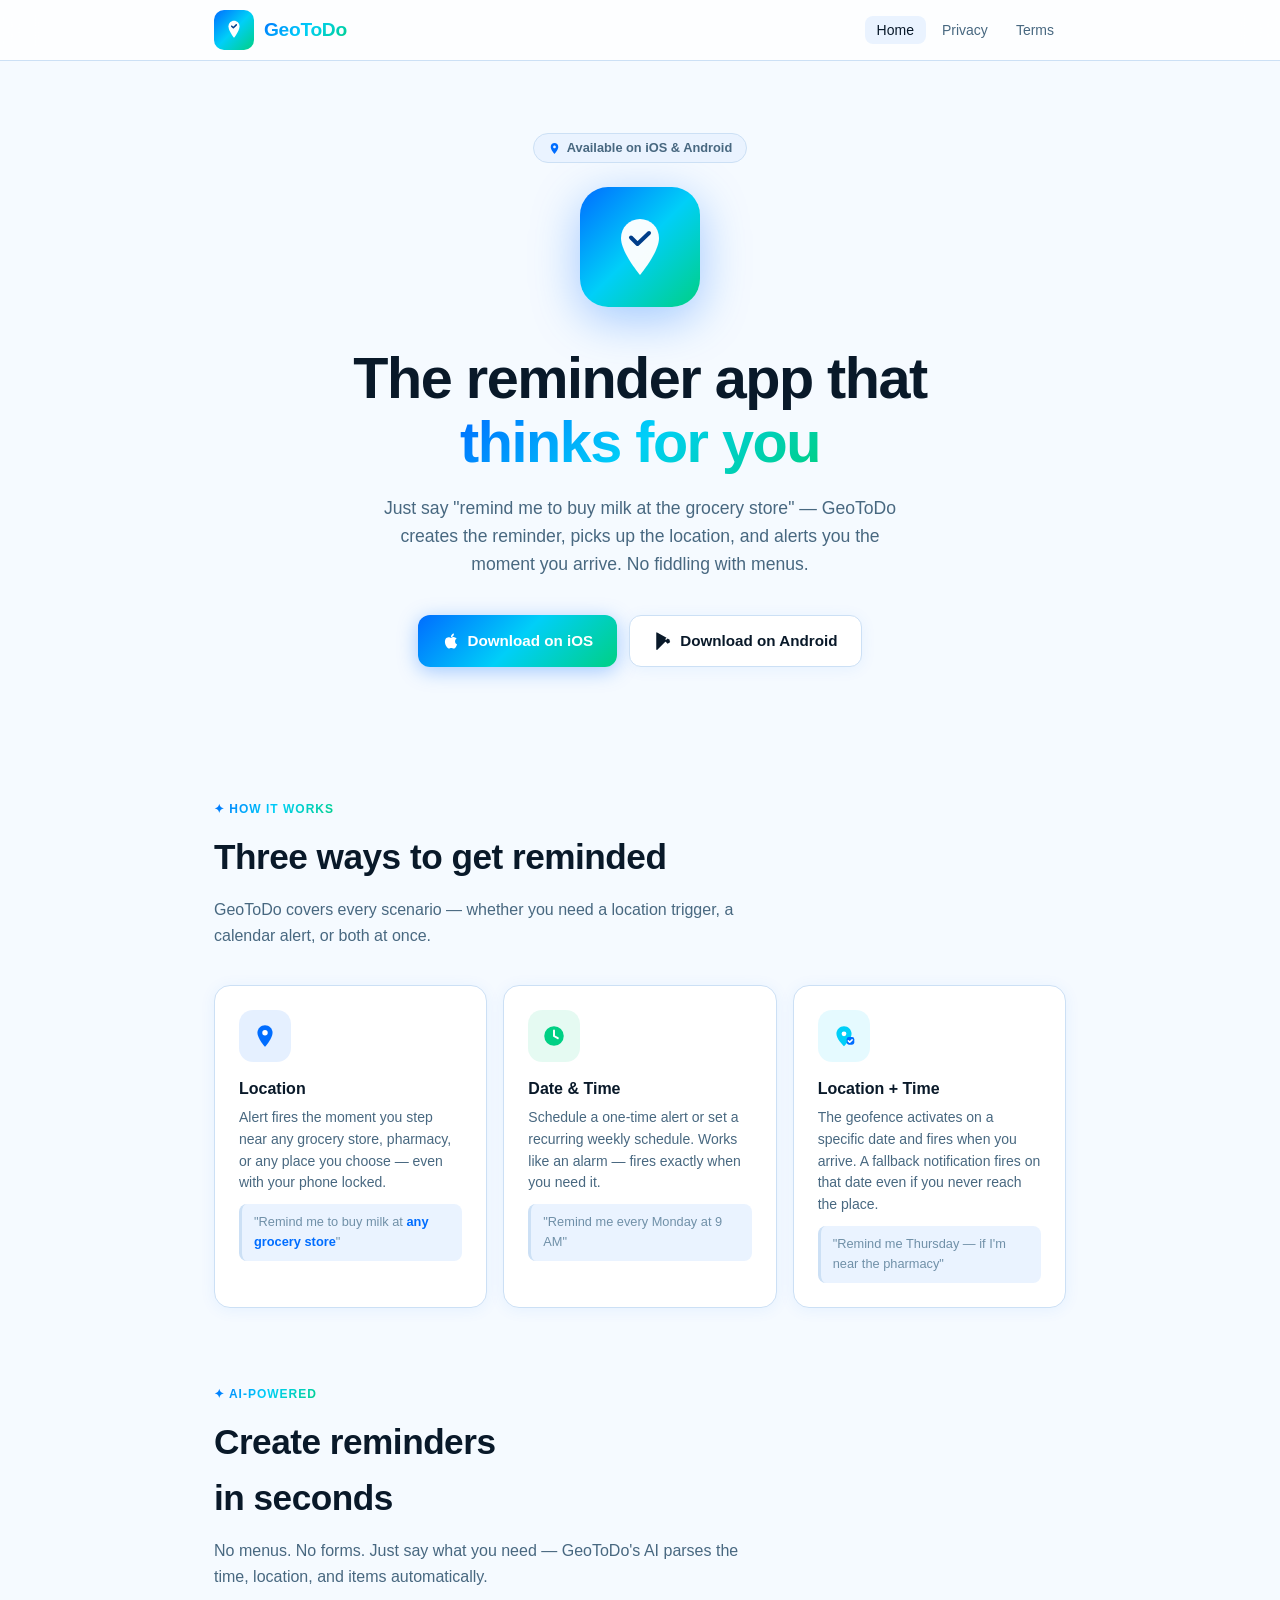
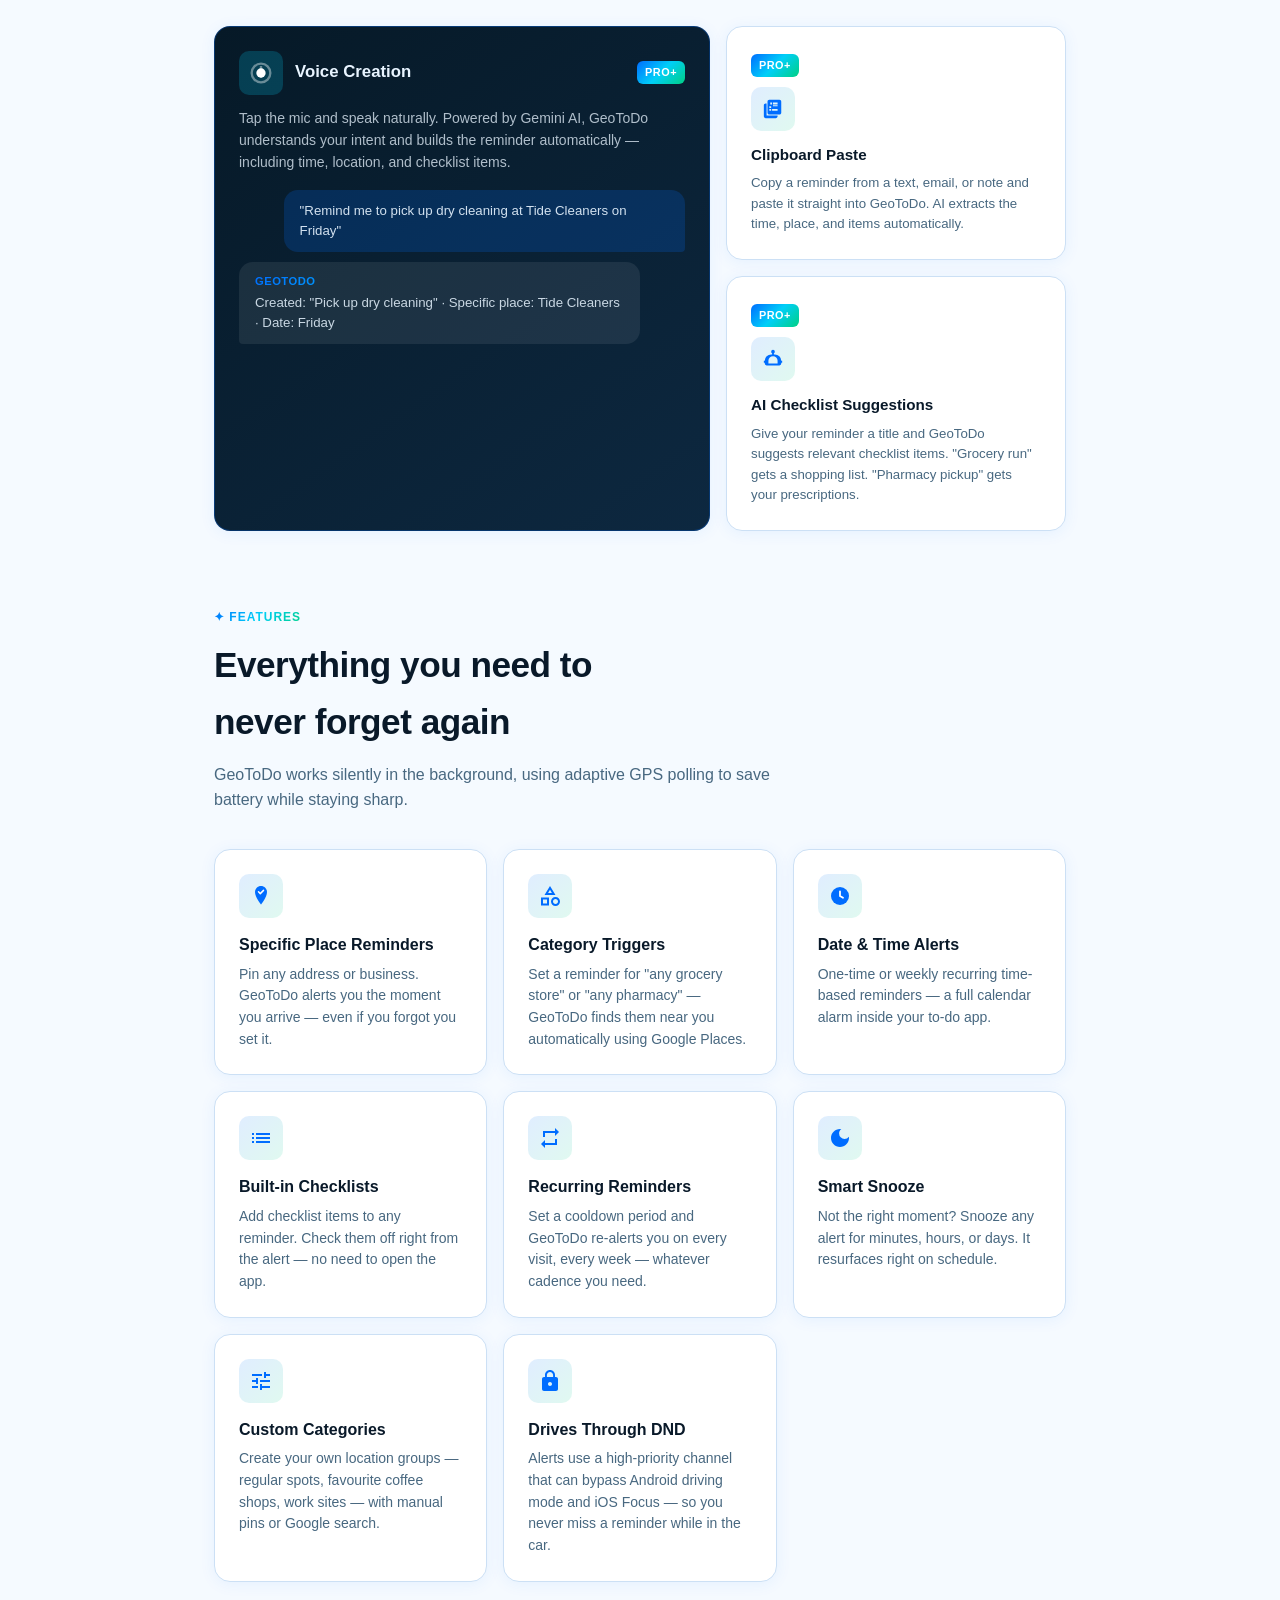
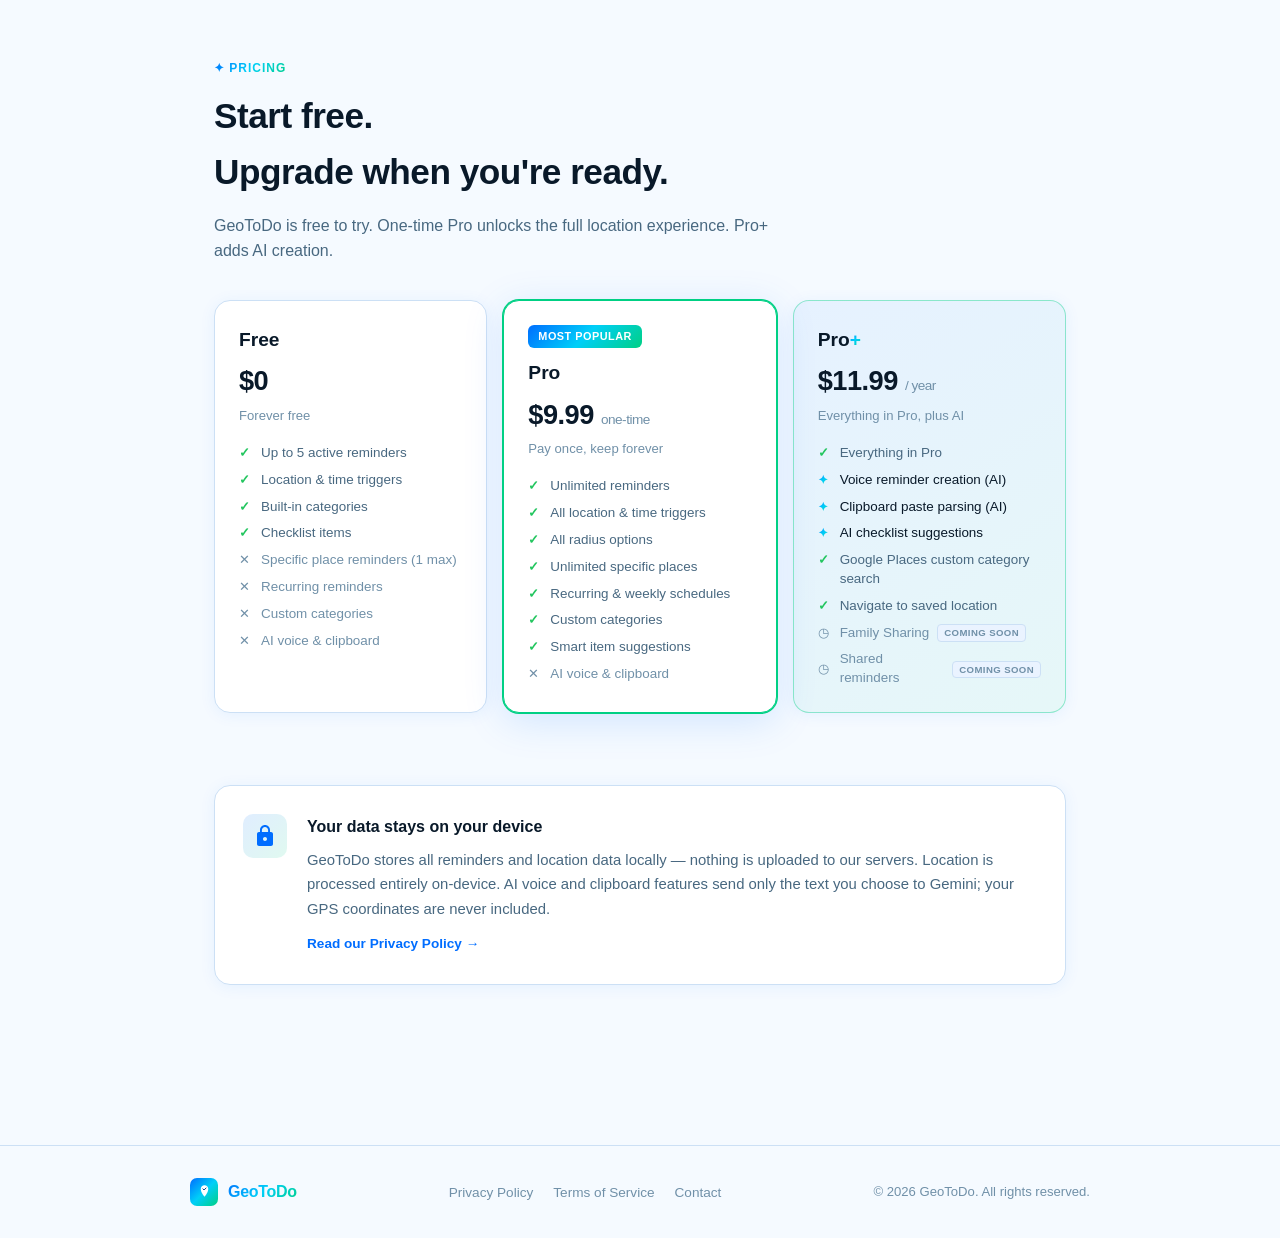
<file: index.html>
<!DOCTYPE html>
<html lang="en">
<head>
  <meta charset="UTF-8" />
  <meta name="viewport" content="width=device-width, initial-scale=1.0" />
  <title>GeoToDo — AI-Powered Location &amp; Time Reminders</title>
  <meta name="description" content="GeoToDo creates reminders from your voice, fires them when you arrive at a place or at a specific time, and checks items off without opening the app." />
  <link rel="stylesheet" href="style.css" />
  <link rel="icon" type="image/png" href="icon.png" />
</head>
<body>

<!-- ── Nav ──────────────────────────────────────────────────────────────── -->
<nav>
  <div class="nav-inner">
    <a href="index.html" class="logo">
      <div class="logo-icon">
        <svg width="22" height="22" viewBox="0 0 24 24" fill="none">
          <path d="M12 2C8.69 2 6 4.69 6 8c0 5.5 6 12.5 6 12.5S18 13.5 18 8c0-3.31-2.69-6-6-6z" fill="white"/>
          <path d="M9.5 7.8l1.8 1.8 3.2-3.2" stroke="#003E8A" stroke-width="1.6" stroke-linecap="round" stroke-linejoin="round"/>
        </svg>
      </div>
      <span class="logo-name">GeoToDo</span>
    </a>
    <ul class="nav-links">
      <li><a href="index.html" class="active">Home</a></li>
      <li><a href="privacy.html">Privacy</a></li>
      <li><a href="terms.html">Terms</a></li>
    </ul>
  </div>
</nav>

<!-- ── Hero ─────────────────────────────────────────────────────────────── -->
<div class="page">
  <div class="hero">
    <div class="hero-badge">
      <svg width="13" height="13" viewBox="0 0 24 24" fill="#006DFF"><path d="M12 2C8.13 2 5 5.13 5 9c0 5.25 7 13 7 13s7-7.75 7-13c0-3.87-3.13-7-7-7zm0 9.5c-1.38 0-2.5-1.12-2.5-2.5s1.12-2.5 2.5-2.5 2.5 1.12 2.5 2.5-1.12 2.5-2.5 2.5z"/></svg>
      Available on iOS &amp; Android
    </div>

    <div class="app-icon-wrap">
      <svg viewBox="0 0 64 64" fill="none" xmlns="http://www.w3.org/2000/svg">
        <path d="M32 4C21.5 4 13 12.5 13 23c0 14.5 19 37 19 37s19-22.5 19-37C51 12.5 42.5 4 32 4z" fill="white" opacity="0.97"/>
        <path d="M23 22.5l6.5 6.5 11.5-11" stroke="#003E8A" stroke-width="4" stroke-linecap="round" stroke-linejoin="round"/>
      </svg>
    </div>

    <h1>The reminder app that<br><span class="grad-text">thinks for you</span></h1>
    <p>Just say "remind me to buy milk at the grocery store" — GeoToDo creates the reminder, picks up the location, and alerts you the moment you arrive. No fiddling with menus.</p>

    <div class="btn-group">
      <a href="#" class="btn btn-primary">
        <svg width="18" height="18" viewBox="0 0 24 24" fill="none"><path d="M18.71 19.5c-.83 1.24-1.71 2.45-3.05 2.47-1.34.03-1.77-.79-3.29-.79-1.53 0-2 .77-3.27.82-1.31.05-2.3-1.32-3.14-2.53C4.25 17 2.94 12.45 4.7 9.39c.87-1.52 2.43-2.48 4.12-2.51 1.28-.02 2.5.87 3.29.87.78 0 2.26-1.07 3.8-.91.65.03 2.47.26 3.64 1.98-.09.06-2.17 1.28-2.15 3.81.03 3.02 2.65 4.03 2.68 4.04-.03.07-.42 1.44-1.38 2.83M13 3.5c.73-.83 1.94-1.46 2.94-1.5.13 1.17-.34 2.35-1.04 3.19-.69.85-1.83 1.51-2.95 1.42-.15-1.15.41-2.35 1.05-3.11z" fill="white"/></svg>
        Download on iOS
      </a>
      <a href="#" class="btn btn-outline">
        <svg width="18" height="18" viewBox="0 0 24 24" fill="none"><path d="M3.18 23.76c.3.17.63.24.97.2l12.59-12.59L13.07 7.7 3.18 23.76zM20.9 10.24L18.1 8.62l-3.44 3.44 3.44 3.44 2.81-1.62c.8-.46.8-1.18-.01-1.64zM3 1.2v.01L13.07 11.3l3.67-3.67L4.14.83C3.76.6 3.34.57 3 .77V1.2zM3.18.24C3.07.3 3 .43 3 .59v22.82c0 .16.07.29.18.35l12.85-11.76L3.18.24z" fill="currentColor"/></svg>
        Download on Android
      </a>
    </div>
  </div>

  <!-- ── Three trigger types ─────────────────────────────────────────────── -->
  <div class="section">
    <div class="section-label">✦ How it works</div>
    <h2>Three ways to get reminded</h2>
    <p>GeoToDo covers every scenario — whether you need a location trigger, a calendar alert, or both at once.</p>

    <div class="trigger-grid">
      <div class="trigger-card">
        <div class="trigger-icon trigger-loc">
          <svg width="26" height="26" viewBox="0 0 24 24" fill="none">
            <path d="M12 2C8.13 2 5 5.13 5 9c0 5.25 7 13 7 13s7-7.75 7-13c0-3.87-3.13-7-7-7z" fill="#006DFF"/>
            <circle cx="12" cy="9" r="2.5" fill="white"/>
          </svg>
        </div>
        <div class="trigger-body">
          <h3>Location</h3>
          <p>Alert fires the moment you step near any grocery store, pharmacy, or any place you choose — even with your phone locked.</p>
          <div class="trigger-example">"Remind me to buy milk at <em>any grocery store</em>"</div>
        </div>
      </div>

      <div class="trigger-card">
        <div class="trigger-icon trigger-time">
          <svg width="26" height="26" viewBox="0 0 24 24" fill="none">
            <circle cx="12" cy="12" r="9" fill="#00D084"/>
            <path d="M12 7v5l3.5 2" stroke="white" stroke-width="1.8" stroke-linecap="round"/>
          </svg>
        </div>
        <div class="trigger-body">
          <h3>Date &amp; Time</h3>
          <p>Schedule a one-time alert or set a recurring weekly schedule. Works like an alarm — fires exactly when you need it.</p>
          <div class="trigger-example">"Remind me every Monday at 9 AM"</div>
        </div>
      </div>

      <div class="trigger-card">
        <div class="trigger-icon trigger-both">
          <svg width="26" height="26" viewBox="0 0 24 24" fill="none">
            <path d="M12 3C8.13 3 5 6.13 5 10c0 4.5 5.5 10 7 11.5C13.5 20 19 14.5 19 10c0-3.87-3.13-7-7-7z" fill="#00CFF8"/>
            <circle cx="12" cy="10" r="2.2" fill="white"/>
            <rect x="14.5" y="13" width="7" height="7" rx="2" fill="#006DFF"/>
            <path d="M16 16.5l1.3 1.3 2.2-2.2" stroke="white" stroke-width="1.4" stroke-linecap="round" stroke-linejoin="round"/>
          </svg>
        </div>
        <div class="trigger-body">
          <h3>Location + Time</h3>
          <p>The geofence activates on a specific date and fires when you arrive. A fallback notification fires on that date even if you never reach the place.</p>
          <div class="trigger-example">"Remind me Thursday — if I'm near the pharmacy"</div>
        </div>
      </div>
    </div>
  </div>

  <!-- ── AI spotlight ────────────────────────────────────────────────────── -->
  <div class="section">
    <div class="section-label">✦ AI-Powered</div>
    <h2>Create reminders<br>in seconds</h2>
    <p>No menus. No forms. Just say what you need — GeoToDo's AI parses the time, location, and items automatically.</p>

    <div class="ai-grid">
      <div class="ai-card ai-card-primary">
        <div class="ai-card-top">
          <div class="ai-badge">Pro+</div>
          <div class="ai-icon">
            <svg width="28" height="28" viewBox="0 0 24 24" fill="none">
              <path d="M12 3a9 9 0 1 0 0 18A9 9 0 0 0 12 3zm0 16a7 7 0 1 1 0-14 7 7 0 0 1 0 14zm-1-5h2v2h-2zm0-8h2v6h-2z" fill="white" opacity=".4"/>
              <circle cx="12" cy="12" r="4" fill="white"/>
            </svg>
          </div>
          <h3>Voice Creation</h3>
        </div>
        <p>Tap the mic and speak naturally. Powered by Gemini AI, GeoToDo understands your intent and builds the reminder automatically — including time, location, and checklist items.</p>
        <div class="voice-demo">
          <div class="voice-bubble user">"Remind me to pick up dry cleaning at Tide Cleaners on Friday"</div>
          <div class="voice-bubble bot">
            <span class="bot-label">GeoToDo</span>
            Created: "Pick up dry cleaning" · Specific place: Tide Cleaners · Date: Friday
          </div>
        </div>
      </div>

      <div class="ai-side-cards">
        <div class="ai-card">
          <div class="ai-badge">Pro+</div>
          <div class="feature-icon" style="margin-bottom:12px;">
            <svg width="22" height="22" viewBox="0 0 24 24" fill="#006DFF">
              <path d="M19 2H8c-1.1 0-2 .9-2 2v12c0 1.1.9 2 2 2h11c1.1 0 2-.9 2-2V4c0-1.1-.9-2-2-2zm-7 3h5v2h-5V5zm0 3h5v1h-5V8zm-3-3h2v2h-2V5zm-1 7h9v2H8v-2zm0-3h2v2H8v-2zm2 3h1v2h-1v-2zM5 6H4c-1.1 0-2 .9-2 2v12c0 1.1.9 2 2 2h11c1.1 0 2-.9 2-2v-1H5V6z"/>
            </svg>
          </div>
          <h3>Clipboard Paste</h3>
          <p>Copy a reminder from a text, email, or note and paste it straight into GeoToDo. AI extracts the time, place, and items automatically.</p>
        </div>

        <div class="ai-card">
          <div class="ai-badge">Pro+</div>
          <div class="feature-icon" style="margin-bottom:12px;">
            <svg width="22" height="22" viewBox="0 0 24 24" fill="#006DFF">
              <path d="M12 2a2 2 0 0 1 2 2c0 .74-.4 1.38-1 1.73V7h1a7 7 0 0 1 7 7h1v2h-1v1a2 2 0 0 1-2 2H5a2 2 0 0 1-2-2v-1H2v-2h1a7 7 0 0 1 7-7h1V5.73A2 2 0 0 1 10 4a2 2 0 0 1 2-2zm0 7a5 5 0 0 0-5 5v3h10v-3a5 5 0 0 0-5-5z"/>
            </svg>
          </div>
          <h3>AI Checklist Suggestions</h3>
          <p>Give your reminder a title and GeoToDo suggests relevant checklist items. "Grocery run" gets a shopping list. "Pharmacy pickup" gets your prescriptions.</p>
        </div>
      </div>
    </div>
  </div>

  <!-- ── Full feature grid ───────────────────────────────────────────────── -->
  <div class="section">
    <div class="section-label">✦ Features</div>
    <h2>Everything you need to<br>never forget again</h2>
    <p>GeoToDo works silently in the background, using adaptive GPS polling to save battery while staying sharp.</p>

    <div class="feature-grid">
      <div class="feature-card">
        <div class="feature-icon">
          <svg width="24" height="24" viewBox="0 0 24 24" fill="none">
            <path d="M12 2C8.69 2 6 4.69 6 8c0 5.5 6 12.5 6 12.5S18 13.5 18 8c0-3.31-2.69-6-6-6z" fill="#006DFF"/>
            <path d="M9.5 7.8l1.8 1.8 3.2-3.2" stroke="white" stroke-width="1.5" stroke-linecap="round" stroke-linejoin="round"/>
          </svg>
        </div>
        <h3>Specific Place Reminders</h3>
        <p>Pin any address or business. GeoToDo alerts you the moment you arrive — even if you forgot you set it.</p>
      </div>

      <div class="feature-card">
        <div class="feature-icon">
          <svg width="24" height="24" viewBox="0 0 24 24" fill="#006DFF">
            <path d="M12 2l-5.5 9h11L12 2zm0 3.84L13.93 9h-3.87L12 5.84zM17.5 13c-2.49 0-4.5 2.01-4.5 4.5S15.01 22 17.5 22 22 19.99 22 17.5 19.99 13 17.5 13zm0 7c-1.38 0-2.5-1.12-2.5-2.5s1.12-2.5 2.5-2.5 2.5 1.12 2.5 2.5-1.12 2.5-2.5 2.5zM3 21.5h8v-8H3v8zm2-6h4v4H5v-4z"/>
          </svg>
        </div>
        <h3>Category Triggers</h3>
        <p>Set a reminder for "any grocery store" or "any pharmacy" — GeoToDo finds them near you automatically using Google Places.</p>
      </div>

      <div class="feature-card">
        <div class="feature-icon">
          <svg width="24" height="24" viewBox="0 0 24 24" fill="none">
            <circle cx="12" cy="12" r="9" fill="#006DFF"/>
            <path d="M12 7.5v4.5l3 1.8" stroke="white" stroke-width="1.8" stroke-linecap="round"/>
          </svg>
        </div>
        <h3>Date &amp; Time Alerts</h3>
        <p>One-time or weekly recurring time-based reminders — a full calendar alarm inside your to-do app.</p>
      </div>

      <div class="feature-card">
        <div class="feature-icon">
          <svg width="24" height="24" viewBox="0 0 24 24" fill="#006DFF">
            <path d="M3 13h2v-2H3v2zm0 4h2v-2H3v2zm0-8h2V7H3v2zm4 4h14v-2H7v2zm0 4h14v-2H7v2zM7 7v2h14V7H7z"/>
          </svg>
        </div>
        <h3>Built-in Checklists</h3>
        <p>Add checklist items to any reminder. Check them off right from the alert — no need to open the app.</p>
      </div>

      <div class="feature-card">
        <div class="feature-icon">
          <svg width="24" height="24" viewBox="0 0 24 24" fill="#006DFF">
            <path d="M7 7h10v3l4-4-4-4v3H5v6h2V7zm10 10H7v-3l-4 4 4 4v-3h12v-6h-2v4z"/>
          </svg>
        </div>
        <h3>Recurring Reminders</h3>
        <p>Set a cooldown period and GeoToDo re-alerts you on every visit, every week — whatever cadence you need.</p>
      </div>

      <div class="feature-card">
        <div class="feature-icon">
          <svg width="24" height="24" viewBox="0 0 24 24" fill="#006DFF">
            <path d="M12 3c-4.97 0-9 4.03-9 9s4.03 9 9 9 9-4.03 9-9c0-.46-.04-.92-.1-1.36a5.39 5.39 0 0 1-4.4 2.26 5.4 5.4 0 0 1-5.4-5.4c0-1.81.89-3.42 2.26-4.4-.44-.06-.9-.1-1.36-.1z"/>
          </svg>
        </div>
        <h3>Smart Snooze</h3>
        <p>Not the right moment? Snooze any alert for minutes, hours, or days. It resurfaces right on schedule.</p>
      </div>

      <div class="feature-card">
        <div class="feature-icon">
          <svg width="24" height="24" viewBox="0 0 24 24" fill="#006DFF">
            <path d="M3 17v2h6v-2H3zM3 5v2h10V5H3zm10 16v-2h8v-2h-8v-2h-2v6h2zM7 9v2H3v2h4v2h2V9H7zm14 4v-2H11v2h10zm-6-4h2V7h4V5h-4V3h-2v6z"/>
          </svg>
        </div>
        <h3>Custom Categories</h3>
        <p>Create your own location groups — regular spots, favourite coffee shops, work sites — with manual pins or Google search.</p>
      </div>

      <div class="feature-card">
        <div class="feature-icon">
          <svg width="24" height="24" viewBox="0 0 24 24" fill="#006DFF">
            <path d="M18 8h-1V6c0-2.76-2.24-5-5-5S7 3.24 7 6v2H6c-1.1 0-2 .9-2 2v10c0 1.1.9 2 2 2h12c1.1 0 2-.9 2-2V10c0-1.1-.9-2-2-2zm-6 9c-1.1 0-2-.9-2-2s.9-2 2-2 2 .9 2 2-.9 2-2 2zm3.1-9H8.9V6c0-1.71 1.39-3.1 3.1-3.1 1.71 0 3.1 1.39 3.1 3.1v2z"/>
          </svg>
        </div>
        <h3>Drives Through DND</h3>
        <p>Alerts use a high-priority channel that can bypass Android driving mode and iOS Focus — so you never miss a reminder while in the car.</p>
      </div>
    </div>
  </div>

  <!-- ── Pricing ─────────────────────────────────────────────────────────── -->
  <div class="section">
    <div class="section-label">✦ Pricing</div>
    <h2>Start free.<br>Upgrade when you're ready.</h2>
    <p>GeoToDo is free to try. One-time Pro unlocks the full location experience. Pro+ adds AI creation.</p>

    <div class="pricing-grid">
      <div class="tier-card">
        <div class="tier-name">Free</div>
        <div class="tier-price">$0</div>
        <div class="tier-desc">Forever free</div>
        <ul class="tier-features">
          <li class="ok">Up to 5 active reminders</li>
          <li class="ok">Location &amp; time triggers</li>
          <li class="ok">Built-in categories</li>
          <li class="ok">Checklist items</li>
          <li class="no">Specific place reminders (1 max)</li>
          <li class="no">Recurring reminders</li>
          <li class="no">Custom categories</li>
          <li class="no">AI voice &amp; clipboard</li>
        </ul>
      </div>

      <div class="tier-card tier-featured">
        <div class="tier-badge">Most Popular</div>
        <div class="tier-name">Pro</div>
        <div class="tier-price">$9.99 <span>one-time</span></div>
        <div class="tier-desc">Pay once, keep forever</div>
        <ul class="tier-features">
          <li class="ok">Unlimited reminders</li>
          <li class="ok">All location &amp; time triggers</li>
          <li class="ok">All radius options</li>
          <li class="ok">Unlimited specific places</li>
          <li class="ok">Recurring &amp; weekly schedules</li>
          <li class="ok">Custom categories</li>
          <li class="ok">Smart item suggestions</li>
          <li class="no">AI voice &amp; clipboard</li>
        </ul>
      </div>

      <div class="tier-card tier-plus">
        <div class="tier-name">Pro<span class="plus-text">+</span></div>
        <div class="tier-price">$11.99 <span>/ year</span></div>
        <div class="tier-desc">Everything in Pro, plus AI</div>
        <ul class="tier-features">
          <li class="ok">Everything in Pro</li>
          <li class="ok ai-feat">Voice reminder creation (AI)</li>
          <li class="ok ai-feat">Clipboard paste parsing (AI)</li>
          <li class="ok ai-feat">AI checklist suggestions</li>
          <li class="ok">Google Places custom category search</li>
          <li class="ok">Navigate to saved location</li>
          <li class="coming-soon">Family Sharing <span class="soon-badge">Coming soon</span></li>
          <li class="coming-soon">Shared reminders <span class="soon-badge">Coming soon</span></li>
        </ul>
      </div>
    </div>
  </div>

  <!-- ── Privacy callout ───────────────────────────────────────────────────── -->
  <div class="section">
    <div class="feature-card" style="display:flex; gap:20px; align-items:flex-start; padding:28px;">
      <div style="flex-shrink:0; width:44px; height:44px; border-radius:10px; background:linear-gradient(135deg,rgba(0,109,255,.12),rgba(0,208,132,.12)); display:flex; align-items:center; justify-content:center;">
        <svg width="24" height="24" viewBox="0 0 24 24" fill="#006DFF">
          <path d="M18 8h-1V6c0-2.76-2.24-5-5-5S7 3.24 7 6v2H6c-1.1 0-2 .9-2 2v10c0 1.1.9 2 2 2h12c1.1 0 2-.9 2-2V10c0-1.1-.9-2-2-2zm-6 9c-1.1 0-2-.9-2-2s.9-2 2-2 2 .9 2 2-.9 2-2 2zm3.1-9H8.9V6c0-1.71 1.39-3.1 3.1-3.1 1.71 0 3.1 1.39 3.1 3.1v2z"/>
        </svg>
      </div>
      <div>
        <h3 style="margin-bottom:8px;">Your data stays on your device</h3>
        <p style="color:var(--text-2); font-size:.93rem; line-height:1.65;">
          GeoToDo stores all reminders and location data locally — nothing is uploaded to our servers. Location is processed entirely on-device. AI voice and clipboard features send only the text you choose to Gemini; your GPS coordinates are never included.
        </p>
        <a href="privacy.html" style="display:inline-block; margin-top:12px; font-size:.85rem; font-weight:600; color:var(--primary); text-decoration:none;">Read our Privacy Policy →</a>
      </div>
    </div>
  </div>

</div><!-- /page -->

<!-- ── Footer ────────────────────────────────────────────────────────────── -->
<footer>
  <div class="footer-inner">
    <a href="index.html" class="logo">
      <div class="logo-icon" style="width:28px;height:28px;border-radius:7px;">
        <svg width="15" height="15" viewBox="0 0 24 24" fill="none">
          <path d="M12 2C8.69 2 6 4.69 6 8c0 5.5 6 12.5 6 12.5S18 13.5 18 8c0-3.31-2.69-6-6-6z" fill="white"/>
          <path d="M9.5 7.8l1.8 1.8 3.2-3.2" stroke="#003E8A" stroke-width="1.6" stroke-linecap="round" stroke-linejoin="round"/>
        </svg>
      </div>
      <span class="logo-name" style="font-size:1rem;">GeoToDo</span>
    </a>
    <ul class="footer-links">
      <li><a href="privacy.html">Privacy Policy</a></li>
      <li><a href="terms.html">Terms of Service</a></li>
      <li><a href="mailto:hello@geotodo.app">Contact</a></li>
    </ul>
    <p class="footer-copy">&copy; 2026 GeoToDo. All rights reserved.</p>
  </div>
</footer>

</body>
</html>
</file>
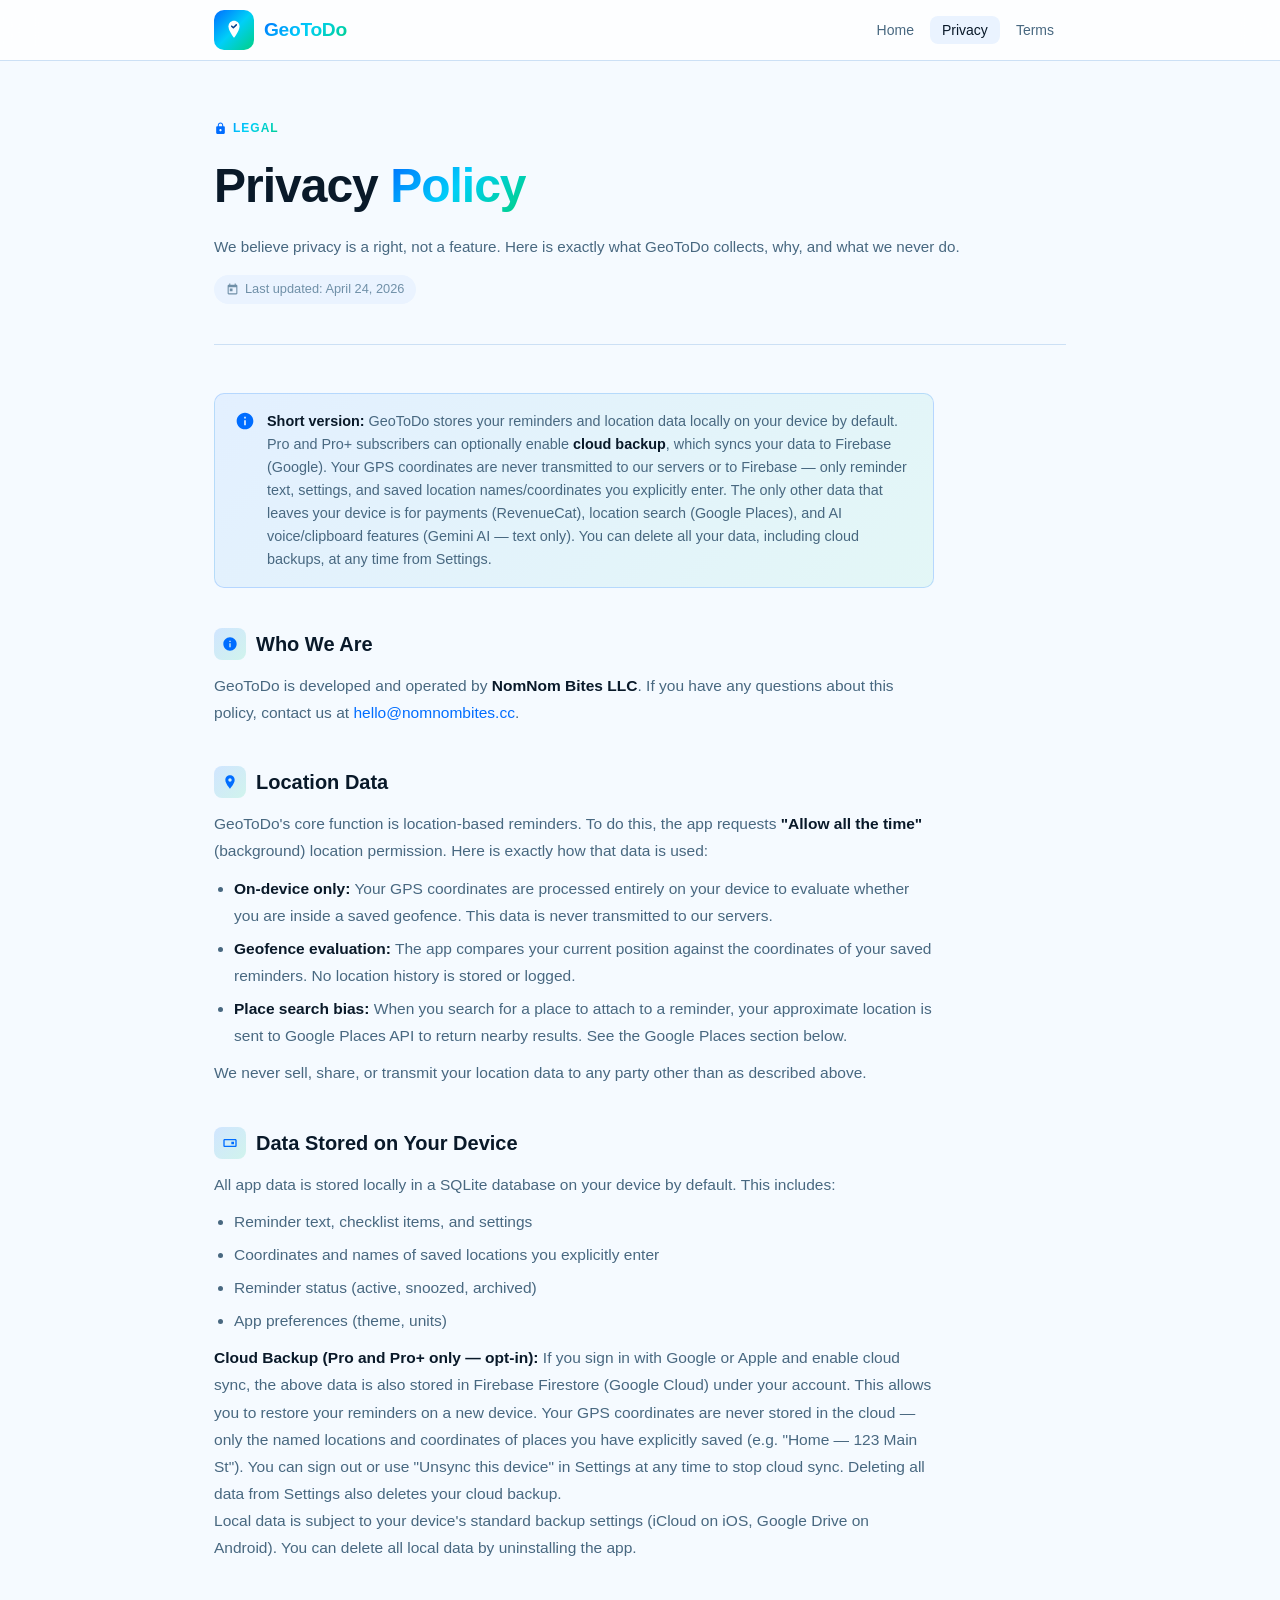
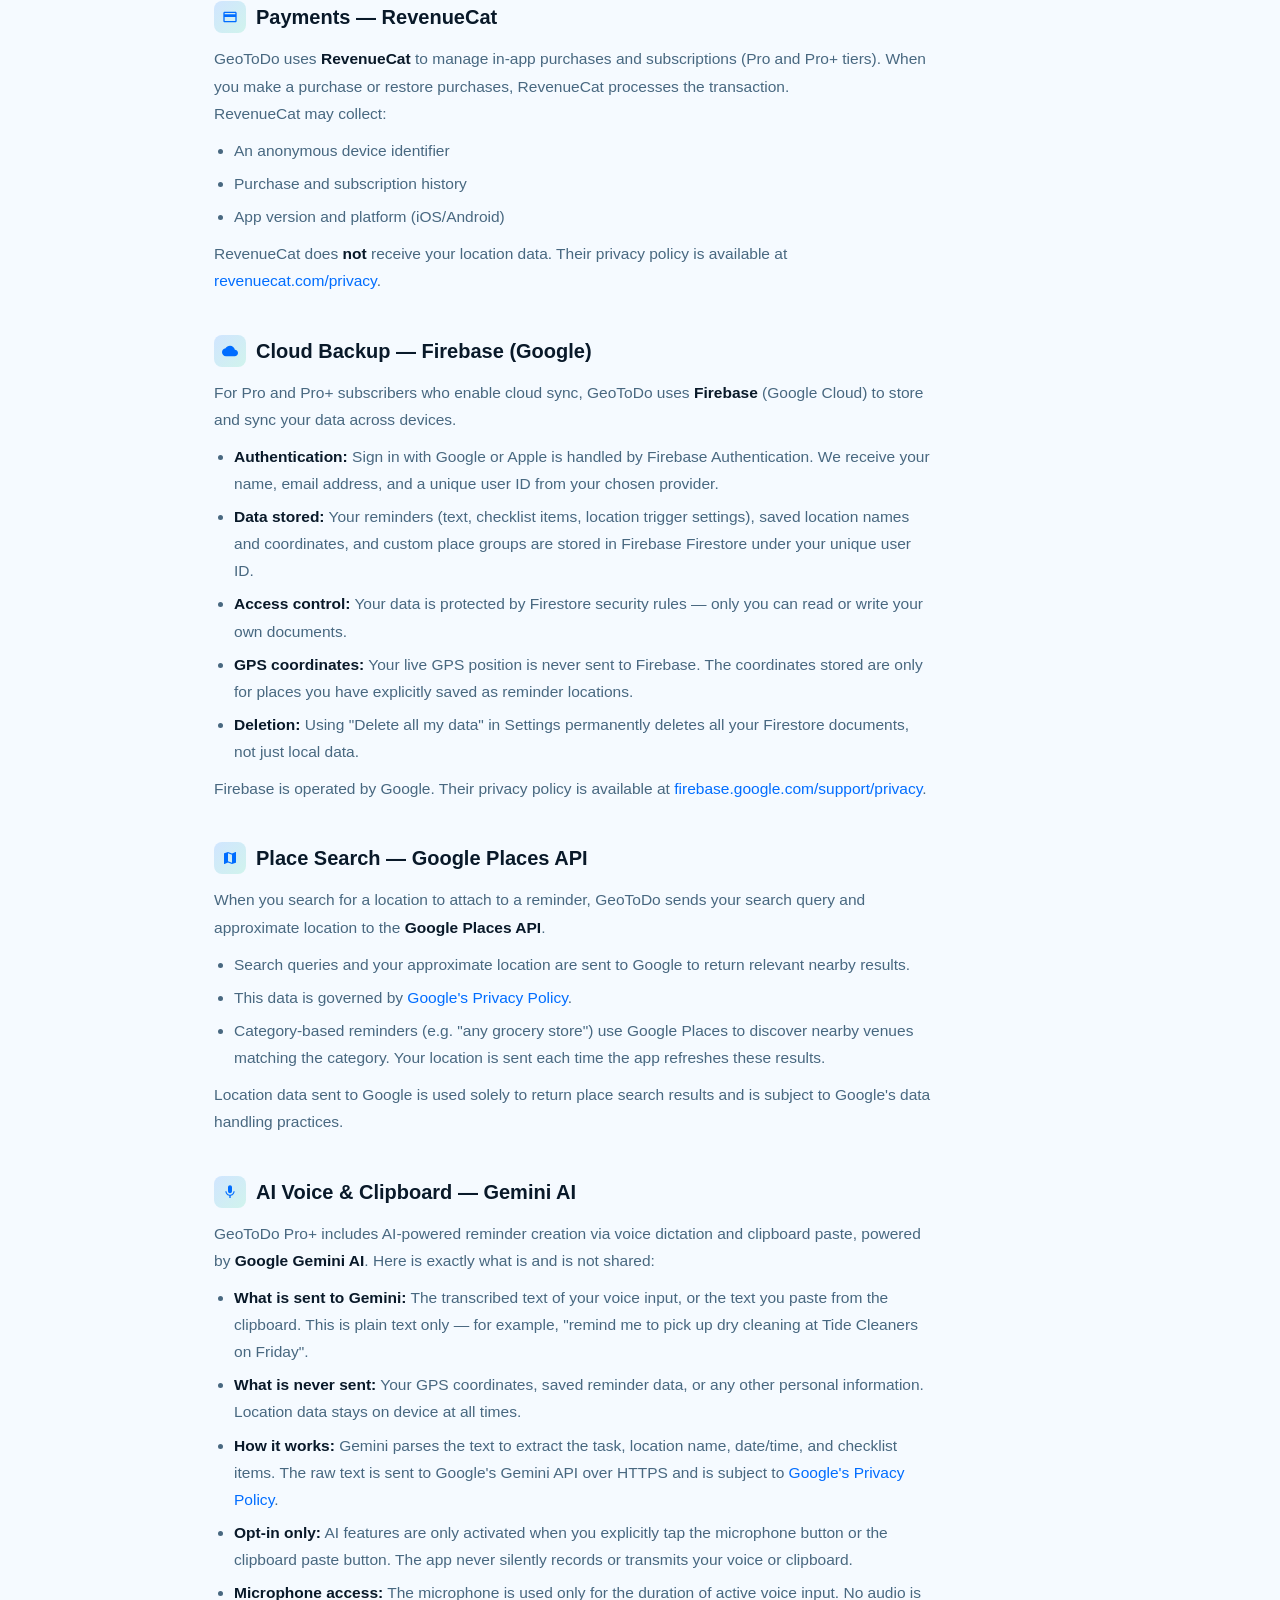
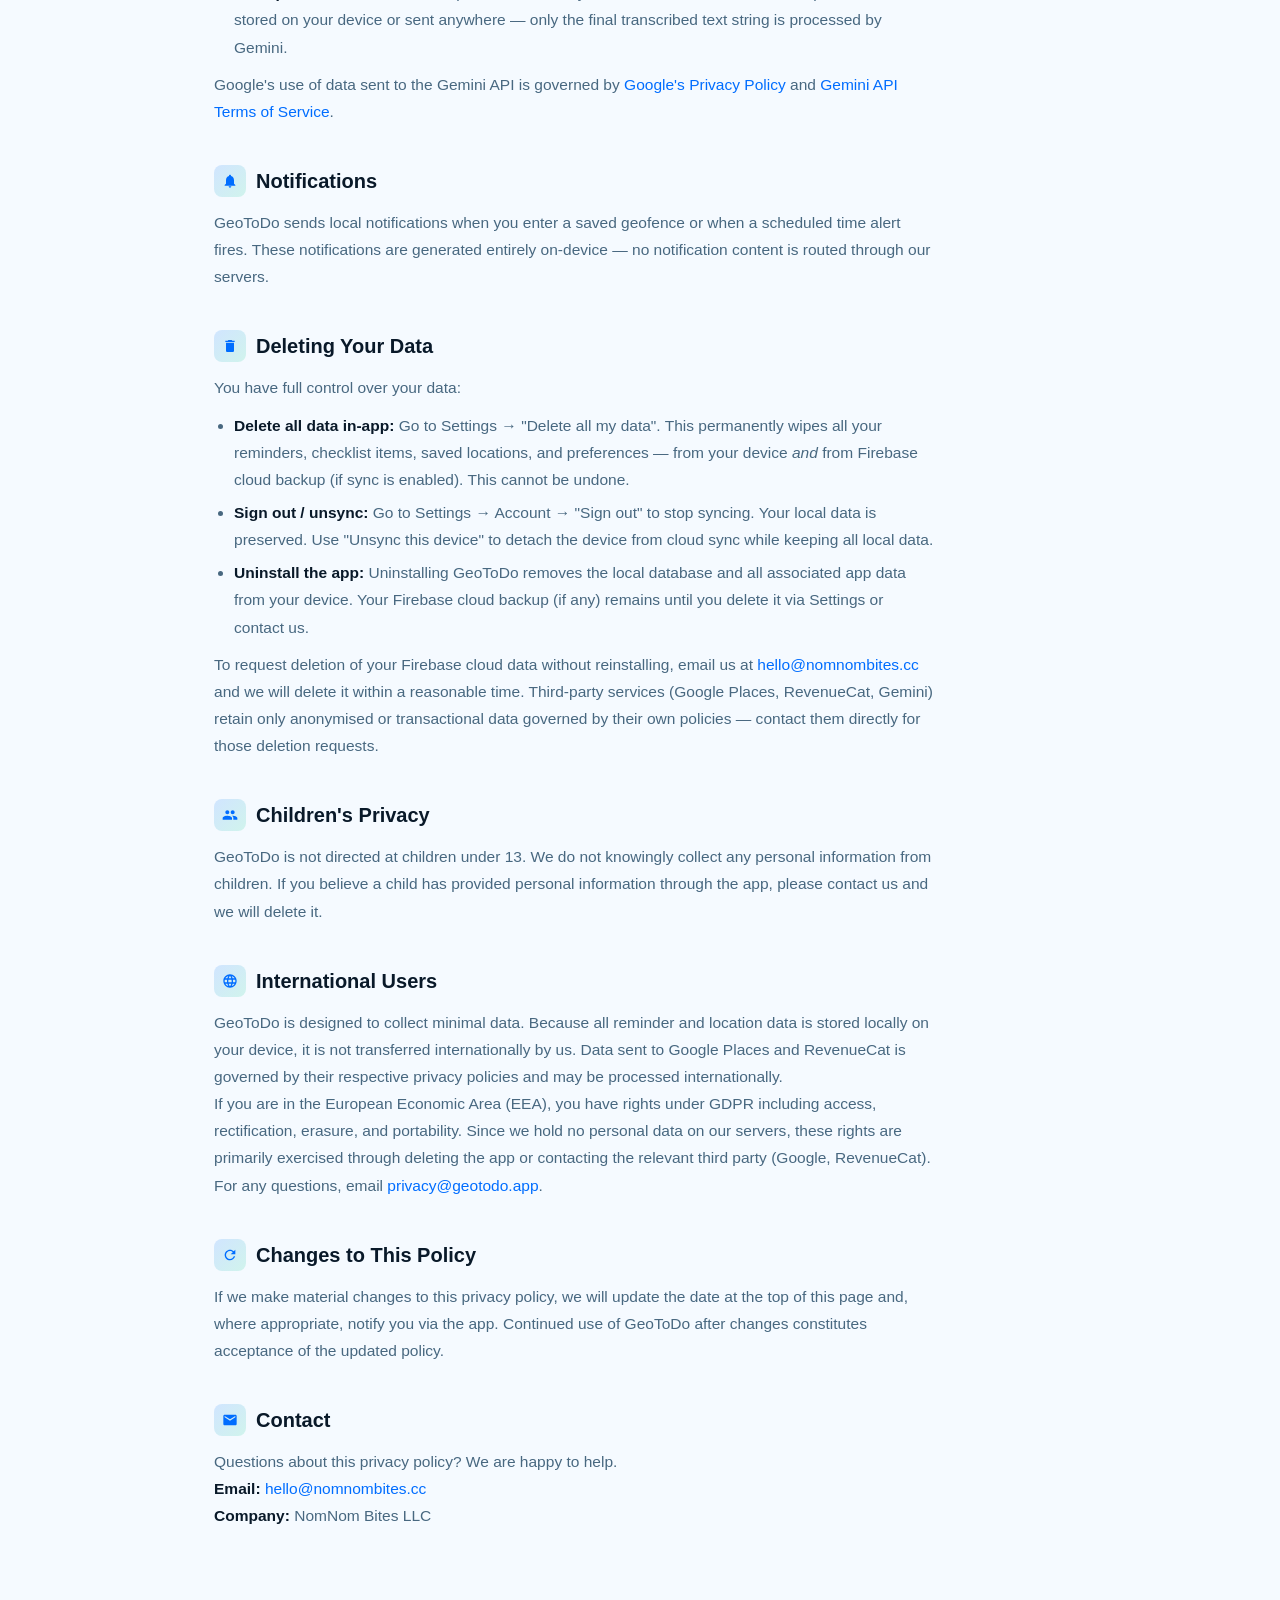
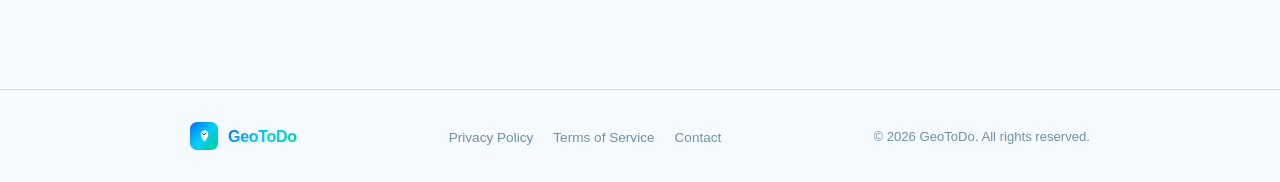
<file: privacy.html>
<!DOCTYPE html>
<html lang="en">
<head>
  <meta charset="UTF-8" />
  <meta name="viewport" content="width=device-width, initial-scale=1.0" />
  <title>Privacy Policy — GeoToDo</title>
  <meta name="description" content="GeoToDo Privacy Policy — how we handle your data, location information, and third-party services." />
  <link rel="stylesheet" href="style.css" />
  <link rel="icon" type="image/png" href="icon.png" />
</head>
<body>

<!-- ── Nav ──────────────────────────────────────────────────────────────── -->
<nav>
  <div class="nav-inner">
    <a href="index.html" class="logo">
      <div class="logo-icon">
        <svg width="22" height="22" viewBox="0 0 24 24" fill="none">
          <path d="M12 2C8.69 2 6 4.69 6 8c0 5.5 6 12.5 6 12.5S18 13.5 18 8c0-3.31-2.69-6-6-6z" fill="white"/>
          <path d="M9.5 7.8l1.8 1.8 3.2-3.2" stroke="#003E8A" stroke-width="1.6" stroke-linecap="round" stroke-linejoin="round"/>
        </svg>
      </div>
      <span class="logo-name">GeoToDo</span>
    </a>
    <ul class="nav-links">
      <li><a href="index.html">Home</a></li>
      <li><a href="privacy.html" class="active">Privacy</a></li>
      <li><a href="terms.html">Terms</a></li>
    </ul>
  </div>
</nav>

<!-- ── Content ───────────────────────────────────────────────────────────── -->
<div class="page">

  <div class="prose-hero">
    <div class="section-label">
      <svg width="13" height="13" viewBox="0 0 24 24" fill="#006DFF"><path d="M18 8h-1V6c0-2.76-2.24-5-5-5S7 3.24 7 6v2H6c-1.1 0-2 .9-2 2v10c0 1.1.9 2 2 2h12c1.1 0 2-.9 2-2V10c0-1.1-.9-2-2-2zm-6 9c-1.1 0-2-.9-2-2s.9-2 2-2 2 .9 2 2-.9 2-2 2zm3.1-9H8.9V6c0-1.71 1.39-3.1 3.1-3.1 1.71 0 3.1 1.39 3.1 3.1v2z"/></svg>
      Legal
    </div>
    <h1>Privacy <span class="grad-text">Policy</span></h1>
    <p>We believe privacy is a right, not a feature. Here is exactly what GeoToDo collects, why, and what we never do.</p>
    <div class="updated">
      <svg width="13" height="13" viewBox="0 0 24 24" fill="currentColor"><path d="M19 3h-1V1h-2v2H8V1H6v2H5c-1.11 0-2 .9-2 2v14c0 1.1.89 2 2 2h14c1.1 0 2-.9 2-2V5c0-1.1-.9-2-2-2zm0 16H5V8h14v11zM7 10h5v5H7z"/></svg>
      Last updated: April 24, 2026
    </div>
  </div>

  <div class="prose">

    <div class="info-box">
      <span class="info-icon">
        <svg width="20" height="20" viewBox="0 0 24 24" fill="#006DFF"><path d="M12 2C6.48 2 2 6.48 2 12s4.48 10 10 10 10-4.48 10-10S17.52 2 12 2zm1 15h-2v-6h2v6zm0-8h-2V7h2v2z"/></svg>
      </span>
      <span><strong>Short version:</strong> GeoToDo stores your reminders and location data locally on your device by default. Pro and Pro+ subscribers can optionally enable <strong>cloud backup</strong>, which syncs your data to Firebase (Google). Your GPS coordinates are never transmitted to our servers or to Firebase — only reminder text, settings, and saved location names/coordinates you explicitly enter. The only other data that leaves your device is for payments (RevenueCat), location search (Google Places), and AI voice/clipboard features (Gemini AI — text only). You can delete all your data, including cloud backups, at any time from Settings.</span>
    </div>

    <h2>
      <span class="h-icon">
        <svg width="16" height="16" viewBox="0 0 24 24" fill="#006DFF"><path d="M12 2C6.48 2 2 6.48 2 12s4.48 10 10 10 10-4.48 10-10S17.52 2 12 2zm1 15h-2v-6h2v6zm0-8h-2V7h2v2z"/></svg>
      </span>
      Who We Are
    </h2>
    <p>GeoToDo is developed and operated by <strong>NomNom Bites LLC</strong>. If you have any questions about this policy, contact us at <a href="mailto:hello@nomnombites.cc">hello@nomnombites.cc</a>.</p>

    <h2>
      <span class="h-icon">
        <svg width="16" height="16" viewBox="0 0 24 24" fill="#006DFF"><path d="M12 2C8.13 2 5 5.13 5 9c0 5.25 7 13 7 13s7-7.75 7-13c0-3.87-3.13-7-7-7zm0 9.5c-1.38 0-2.5-1.12-2.5-2.5s1.12-2.5 2.5-2.5 2.5 1.12 2.5 2.5-1.12 2.5-2.5 2.5z"/></svg>
      </span>
      Location Data
    </h2>
    <p>GeoToDo's core function is location-based reminders. To do this, the app requests <strong>"Allow all the time"</strong> (background) location permission. Here is exactly how that data is used:</p>
    <ul>
      <li><strong>On-device only:</strong> Your GPS coordinates are processed entirely on your device to evaluate whether you are inside a saved geofence. This data is never transmitted to our servers.</li>
      <li><strong>Geofence evaluation:</strong> The app compares your current position against the coordinates of your saved reminders. No location history is stored or logged.</li>
      <li><strong>Place search bias:</strong> When you search for a place to attach to a reminder, your approximate location is sent to Google Places API to return nearby results. See the Google Places section below.</li>
    </ul>
    <p>We never sell, share, or transmit your location data to any party other than as described above.</p>

    <h2>
      <span class="h-icon">
        <svg width="16" height="16" viewBox="0 0 24 24" fill="#006DFF"><path d="M20 6H4c-1.1 0-2 .9-2 2v8c0 1.1.9 2 2 2h16c1.1 0 2-.9 2-2V8c0-1.1-.9-2-2-2zm0 10H4V8h16v8zm-2-2h-4v-4h4v4z"/></svg>
      </span>
      Data Stored on Your Device
    </h2>
    <p>All app data is stored locally in a SQLite database on your device by default. This includes:</p>
    <ul>
      <li>Reminder text, checklist items, and settings</li>
      <li>Coordinates and names of saved locations you explicitly enter</li>
      <li>Reminder status (active, snoozed, archived)</li>
      <li>App preferences (theme, units)</li>
    </ul>
    <p><strong>Cloud Backup (Pro and Pro+ only — opt-in):</strong> If you sign in with Google or Apple and enable cloud sync, the above data is also stored in Firebase Firestore (Google Cloud) under your account. This allows you to restore your reminders on a new device. Your GPS coordinates are never stored in the cloud — only the named locations and coordinates of places you have explicitly saved (e.g. "Home — 123 Main St"). You can sign out or use "Unsync this device" in Settings at any time to stop cloud sync. Deleting all data from Settings also deletes your cloud backup.</p>
    <p>Local data is subject to your device's standard backup settings (iCloud on iOS, Google Drive on Android). You can delete all local data by uninstalling the app.</p>

    <h2>
      <span class="h-icon">
        <svg width="16" height="16" viewBox="0 0 24 24" fill="#006DFF"><path d="M20 4H4c-1.11 0-2 .89-2 2v12c0 1.11.89 2 2 2h16c1.11 0 2-.89 2-2V6c0-1.11-.89-2-2-2zm0 14H4v-6h16v6zm0-10H4V6h16v2z"/></svg>
      </span>
      Payments — RevenueCat
    </h2>
    <p>GeoToDo uses <strong>RevenueCat</strong> to manage in-app purchases and subscriptions (Pro and Pro+ tiers). When you make a purchase or restore purchases, RevenueCat processes the transaction.</p>
    <p>RevenueCat may collect:</p>
    <ul>
      <li>An anonymous device identifier</li>
      <li>Purchase and subscription history</li>
      <li>App version and platform (iOS/Android)</li>
    </ul>
    <p>RevenueCat does <strong>not</strong> receive your location data. Their privacy policy is available at <a href="https://www.revenuecat.com/privacy" target="_blank" rel="noopener">revenuecat.com/privacy</a>.</p>

    <h2>
      <span class="h-icon">
        <svg width="16" height="16" viewBox="0 0 24 24" fill="#006DFF"><path d="M19.35 10.04C18.67 6.59 15.64 4 12 4 9.11 4 6.6 5.64 5.35 8.04 2.34 8.36 0 10.91 0 14c0 3.31 2.69 6 6 6h13c2.76 0 5-2.24 5-5 0-2.64-2.05-4.78-4.65-4.96z"/></svg>
      </span>
      Cloud Backup — Firebase (Google)
    </h2>
    <p>For Pro and Pro+ subscribers who enable cloud sync, GeoToDo uses <strong>Firebase</strong> (Google Cloud) to store and sync your data across devices.</p>
    <ul>
      <li><strong>Authentication:</strong> Sign in with Google or Apple is handled by Firebase Authentication. We receive your name, email address, and a unique user ID from your chosen provider.</li>
      <li><strong>Data stored:</strong> Your reminders (text, checklist items, location trigger settings), saved location names and coordinates, and custom place groups are stored in Firebase Firestore under your unique user ID.</li>
      <li><strong>Access control:</strong> Your data is protected by Firestore security rules — only you can read or write your own documents.</li>
      <li><strong>GPS coordinates:</strong> Your live GPS position is never sent to Firebase. The coordinates stored are only for places you have explicitly saved as reminder locations.</li>
      <li><strong>Deletion:</strong> Using "Delete all my data" in Settings permanently deletes all your Firestore documents, not just local data.</li>
    </ul>
    <p>Firebase is operated by Google. Their privacy policy is available at <a href="https://firebase.google.com/support/privacy" target="_blank" rel="noopener">firebase.google.com/support/privacy</a>.</p>

    <h2>
      <span class="h-icon">
        <svg width="16" height="16" viewBox="0 0 24 24" fill="#006DFF"><path d="M20.5 3l-.16.03L15 5.1 9 3 3.36 4.9c-.21.07-.36.25-.36.48V20.5c0 .28.22.5.5.5l.16-.03L9 18.9l6 2.1 5.64-1.9c.21-.07.36-.25.36-.48V3.5c0-.28-.22-.5-.5-.5zM15 19l-6-2.11V5l6 2.11V19z"/></svg>
      </span>
      Place Search — Google Places API
    </h2>
    <p>When you search for a location to attach to a reminder, GeoToDo sends your search query and approximate location to the <strong>Google Places API</strong>.</p>
    <ul>
      <li>Search queries and your approximate location are sent to Google to return relevant nearby results.</li>
      <li>This data is governed by <a href="https://policies.google.com/privacy" target="_blank" rel="noopener">Google's Privacy Policy</a>.</li>
      <li>Category-based reminders (e.g. "any grocery store") use Google Places to discover nearby venues matching the category. Your location is sent each time the app refreshes these results.</li>
    </ul>
    <p>Location data sent to Google is used solely to return place search results and is subject to Google's data handling practices.</p>

    <h2>
      <span class="h-icon">
        <svg width="16" height="16" viewBox="0 0 24 24" fill="#006DFF"><path d="M12 14c1.66 0 2.99-1.34 2.99-3L15 5c0-1.66-1.34-3-3-3S9 3.34 9 5v6c0 1.66 1.34 3 3 3zm5.3-3c0 3-2.54 5.1-5.3 5.1S6.7 14 6.7 11H5c0 3.41 2.72 6.23 6 6.72V21h2v-3.28c3.28-.48 6-3.3 6-6.72h-1.7z"/></svg>
      </span>
      AI Voice &amp; Clipboard — Gemini AI
    </h2>
    <p>GeoToDo Pro+ includes AI-powered reminder creation via voice dictation and clipboard paste, powered by <strong>Google Gemini AI</strong>. Here is exactly what is and is not shared:</p>
    <ul>
      <li><strong>What is sent to Gemini:</strong> The transcribed text of your voice input, or the text you paste from the clipboard. This is plain text only — for example, "remind me to pick up dry cleaning at Tide Cleaners on Friday".</li>
      <li><strong>What is never sent:</strong> Your GPS coordinates, saved reminder data, or any other personal information. Location data stays on device at all times.</li>
      <li><strong>How it works:</strong> Gemini parses the text to extract the task, location name, date/time, and checklist items. The raw text is sent to Google's Gemini API over HTTPS and is subject to <a href="https://policies.google.com/privacy" target="_blank" rel="noopener">Google's Privacy Policy</a>.</li>
      <li><strong>Opt-in only:</strong> AI features are only activated when you explicitly tap the microphone button or the clipboard paste button. The app never silently records or transmits your voice or clipboard.</li>
      <li><strong>Microphone access:</strong> The microphone is used only for the duration of active voice input. No audio is stored on your device or sent anywhere — only the final transcribed text string is processed by Gemini.</li>
    </ul>
    <p>Google's use of data sent to the Gemini API is governed by <a href="https://policies.google.com/privacy" target="_blank" rel="noopener">Google's Privacy Policy</a> and <a href="https://ai.google.dev/gemini-api/terms" target="_blank" rel="noopener">Gemini API Terms of Service</a>.</p>

    <h2>
      <span class="h-icon">
        <svg width="16" height="16" viewBox="0 0 24 24" fill="#006DFF"><path d="M12 22c1.1 0 2-.9 2-2h-4c0 1.1.9 2 2 2zm6-6v-5c0-3.07-1.64-5.64-4.5-6.32V4c0-.83-.67-1.5-1.5-1.5s-1.5.67-1.5 1.5v.68C7.63 5.36 6 7.92 6 11v5l-2 2v1h16v-1l-2-2z"/></svg>
      </span>
      Notifications
    </h2>
    <p>GeoToDo sends local notifications when you enter a saved geofence or when a scheduled time alert fires. These notifications are generated entirely on-device — no notification content is routed through our servers.</p>

    <h2>
      <span class="h-icon">
        <svg width="16" height="16" viewBox="0 0 24 24" fill="#006DFF"><path d="M6 19c0 1.1.9 2 2 2h8c1.1 0 2-.9 2-2V7H6v12zM19 4h-3.5l-1-1h-5l-1 1H5v2h14V4z"/></svg>
      </span>
      Deleting Your Data
    </h2>
    <p>You have full control over your data:</p>
    <ul>
      <li><strong>Delete all data in-app:</strong> Go to Settings → "Delete all my data". This permanently wipes all your reminders, checklist items, saved locations, and preferences — from your device <em>and</em> from Firebase cloud backup (if sync is enabled). This cannot be undone.</li>
      <li><strong>Sign out / unsync:</strong> Go to Settings → Account → "Sign out" to stop syncing. Your local data is preserved. Use "Unsync this device" to detach the device from cloud sync while keeping all local data.</li>
      <li><strong>Uninstall the app:</strong> Uninstalling GeoToDo removes the local database and all associated app data from your device. Your Firebase cloud backup (if any) remains until you delete it via Settings or contact us.</li>
    </ul>
    <p>To request deletion of your Firebase cloud data without reinstalling, email us at <a href="mailto:hello@nomnombites.cc">hello@nomnombites.cc</a> and we will delete it within a reasonable time. Third-party services (Google Places, RevenueCat, Gemini) retain only anonymised or transactional data governed by their own policies — contact them directly for those deletion requests.</p>

    <h2>
      <span class="h-icon">
        <svg width="16" height="16" viewBox="0 0 24 24" fill="#006DFF"><path d="M16 11c1.66 0 2.99-1.34 2.99-3S17.66 5 16 5c-1.66 0-3 1.34-3 3s1.34 3 3 3zm-8 0c1.66 0 2.99-1.34 2.99-3S9.66 5 8 5C6.34 5 5 6.34 5 8s1.34 3 3 3zm0 2c-2.33 0-7 1.17-7 3.5V19h14v-2.5c0-2.33-4.67-3.5-7-3.5zm8 0c-.29 0-.62.02-.97.05 1.16.84 1.97 1.97 1.97 3.45V19h6v-2.5c0-2.33-4.67-3.5-7-3.5z"/></svg>
      </span>
      Children's Privacy
    </h2>
    <p>GeoToDo is not directed at children under 13. We do not knowingly collect any personal information from children. If you believe a child has provided personal information through the app, please contact us and we will delete it.</p>

    <h2>
      <span class="h-icon">
        <svg width="16" height="16" viewBox="0 0 24 24" fill="#006DFF"><path d="M11.99 2C6.47 2 2 6.48 2 12s4.47 10 9.99 10C17.52 22 22 17.52 22 12S17.52 2 11.99 2zm6.93 6h-2.95c-.32-1.25-.78-2.45-1.38-3.56 1.84.63 3.37 1.91 4.33 3.56zM12 4.04c.83 1.2 1.48 2.53 1.91 3.96h-3.82c.43-1.43 1.08-2.76 1.91-3.96zM4.26 14C4.1 13.36 4 12.69 4 12s.1-1.36.26-2h3.38c-.08.66-.14 1.32-.14 2s.06 1.34.14 2H4.26zm.82 2h2.95c.32 1.25.78 2.45 1.38 3.56-1.84-.63-3.37-1.9-4.33-3.56zm2.95-8H5.08c.96-1.66 2.49-2.93 4.33-3.56C8.81 5.55 8.35 6.75 8.03 8zM12 19.96c-.83-1.2-1.48-2.53-1.91-3.96h3.82c-.43 1.43-1.08 2.76-1.91 3.96zM14.34 14H9.66c-.09-.66-.16-1.32-.16-2s.07-1.35.16-2h4.68c.09.65.16 1.32.16 2s-.07 1.34-.16 2zm.25 5.56c.6-1.11 1.06-2.31 1.38-3.56h2.95c-.96 1.65-2.49 2.93-4.33 3.56zM16.36 14c.08-.66.14-1.32.14-2s-.06-1.34-.14-2h3.38c.16.64.26 1.31.26 2s-.1 1.36-.26 2h-3.38z"/></svg>
      </span>
      International Users
    </h2>
    <p>GeoToDo is designed to collect minimal data. Because all reminder and location data is stored locally on your device, it is not transferred internationally by us. Data sent to Google Places and RevenueCat is governed by their respective privacy policies and may be processed internationally.</p>
    <p>If you are in the European Economic Area (EEA), you have rights under GDPR including access, rectification, erasure, and portability. Since we hold no personal data on our servers, these rights are primarily exercised through deleting the app or contacting the relevant third party (Google, RevenueCat). For any questions, email <a href="mailto:privacy@geotodo.app">privacy@geotodo.app</a>.</p>

    <h2>
      <span class="h-icon">
        <svg width="16" height="16" viewBox="0 0 24 24" fill="#006DFF"><path d="M17.65 6.35C16.2 4.9 14.21 4 12 4c-4.42 0-7.99 3.58-7.99 8s3.57 8 7.99 8c3.73 0 6.84-2.55 7.73-6h-2.08c-.82 2.33-3.04 4-5.65 4-3.31 0-6-2.69-6-6s2.69-6 6-6c1.66 0 3.14.69 4.22 1.78L13 11h7V4l-2.35 2.35z"/></svg>
      </span>
      Changes to This Policy
    </h2>
    <p>If we make material changes to this privacy policy, we will update the date at the top of this page and, where appropriate, notify you via the app. Continued use of GeoToDo after changes constitutes acceptance of the updated policy.</p>

    <h2>
      <span class="h-icon">
        <svg width="16" height="16" viewBox="0 0 24 24" fill="#006DFF"><path d="M20 4H4c-1.1 0-2 .9-2 2v12c0 1.1.9 2 2 2h16c1.1 0 2-.9 2-2V6c0-1.1-.9-2-2-2zm0 4l-8 5-8-5V6l8 5 8-5v2z"/></svg>
      </span>
      Contact
    </h2>
    <p>Questions about this privacy policy? We are happy to help.</p>
    <p><strong>Email:</strong> <a href="mailto:hello@nomnombites.cc">hello@nomnombites.cc</a></p>
    <p><strong>Company:</strong> NomNom Bites LLC</p>

  </div>
</div>

<!-- ── Footer ────────────────────────────────────────────────────────────── -->
<footer>
  <div class="footer-inner">
    <a href="index.html" class="logo">
      <div class="logo-icon" style="width:28px;height:28px;border-radius:7px;">
        <svg width="15" height="15" viewBox="0 0 24 24" fill="none">
          <path d="M12 2C8.69 2 6 4.69 6 8c0 5.5 6 12.5 6 12.5S18 13.5 18 8c0-3.31-2.69-6-6-6z" fill="white"/>
          <path d="M9.5 7.8l1.8 1.8 3.2-3.2" stroke="#003E8A" stroke-width="1.6" stroke-linecap="round" stroke-linejoin="round"/>
        </svg>
      </div>
      <span class="logo-name" style="font-size:1rem;">GeoToDo</span>
    </a>
    <ul class="footer-links">
      <li><a href="privacy.html">Privacy Policy</a></li>
      <li><a href="terms.html">Terms of Service</a></li>
      <li><a href="mailto:hello@nomnombites.cc">Contact</a></li>
    </ul>
    <p class="footer-copy">&copy; 2026 GeoToDo. All rights reserved.</p>
  </div>
</footer>

</body>
</html>
</file>
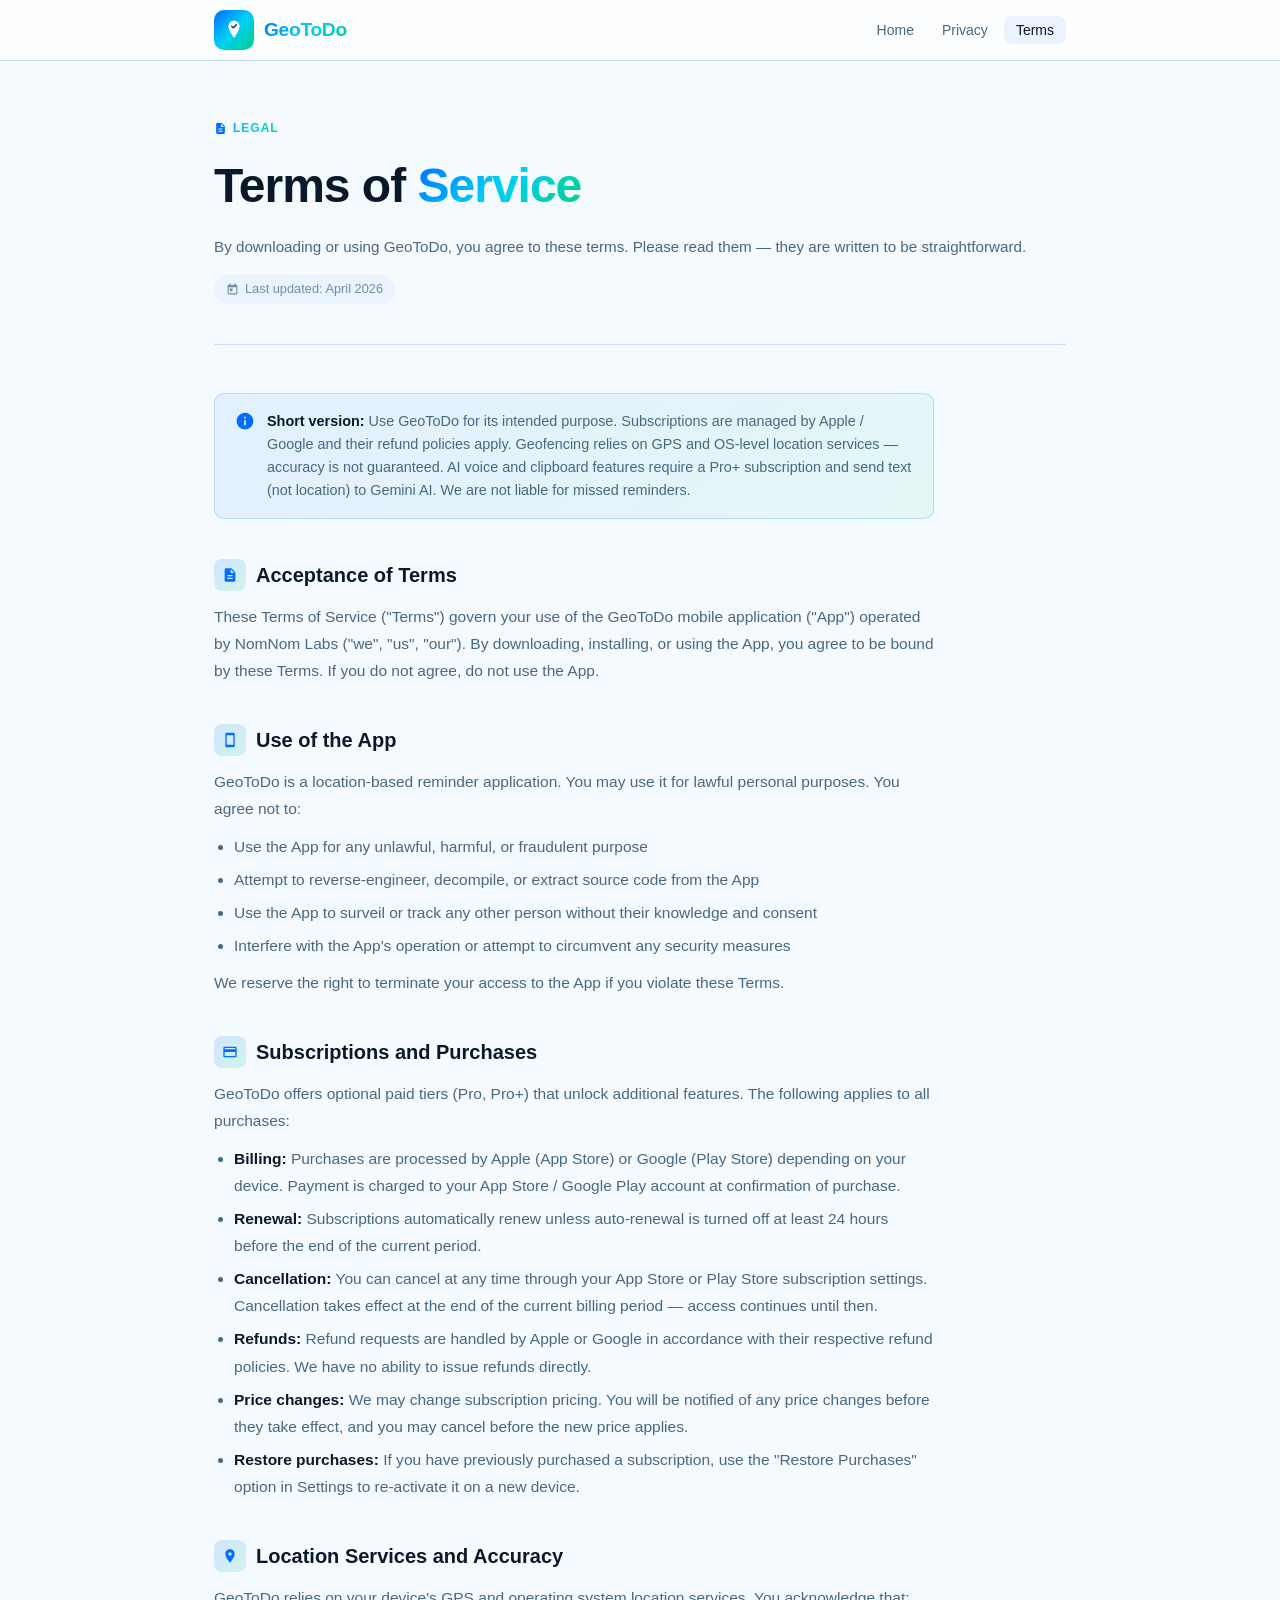
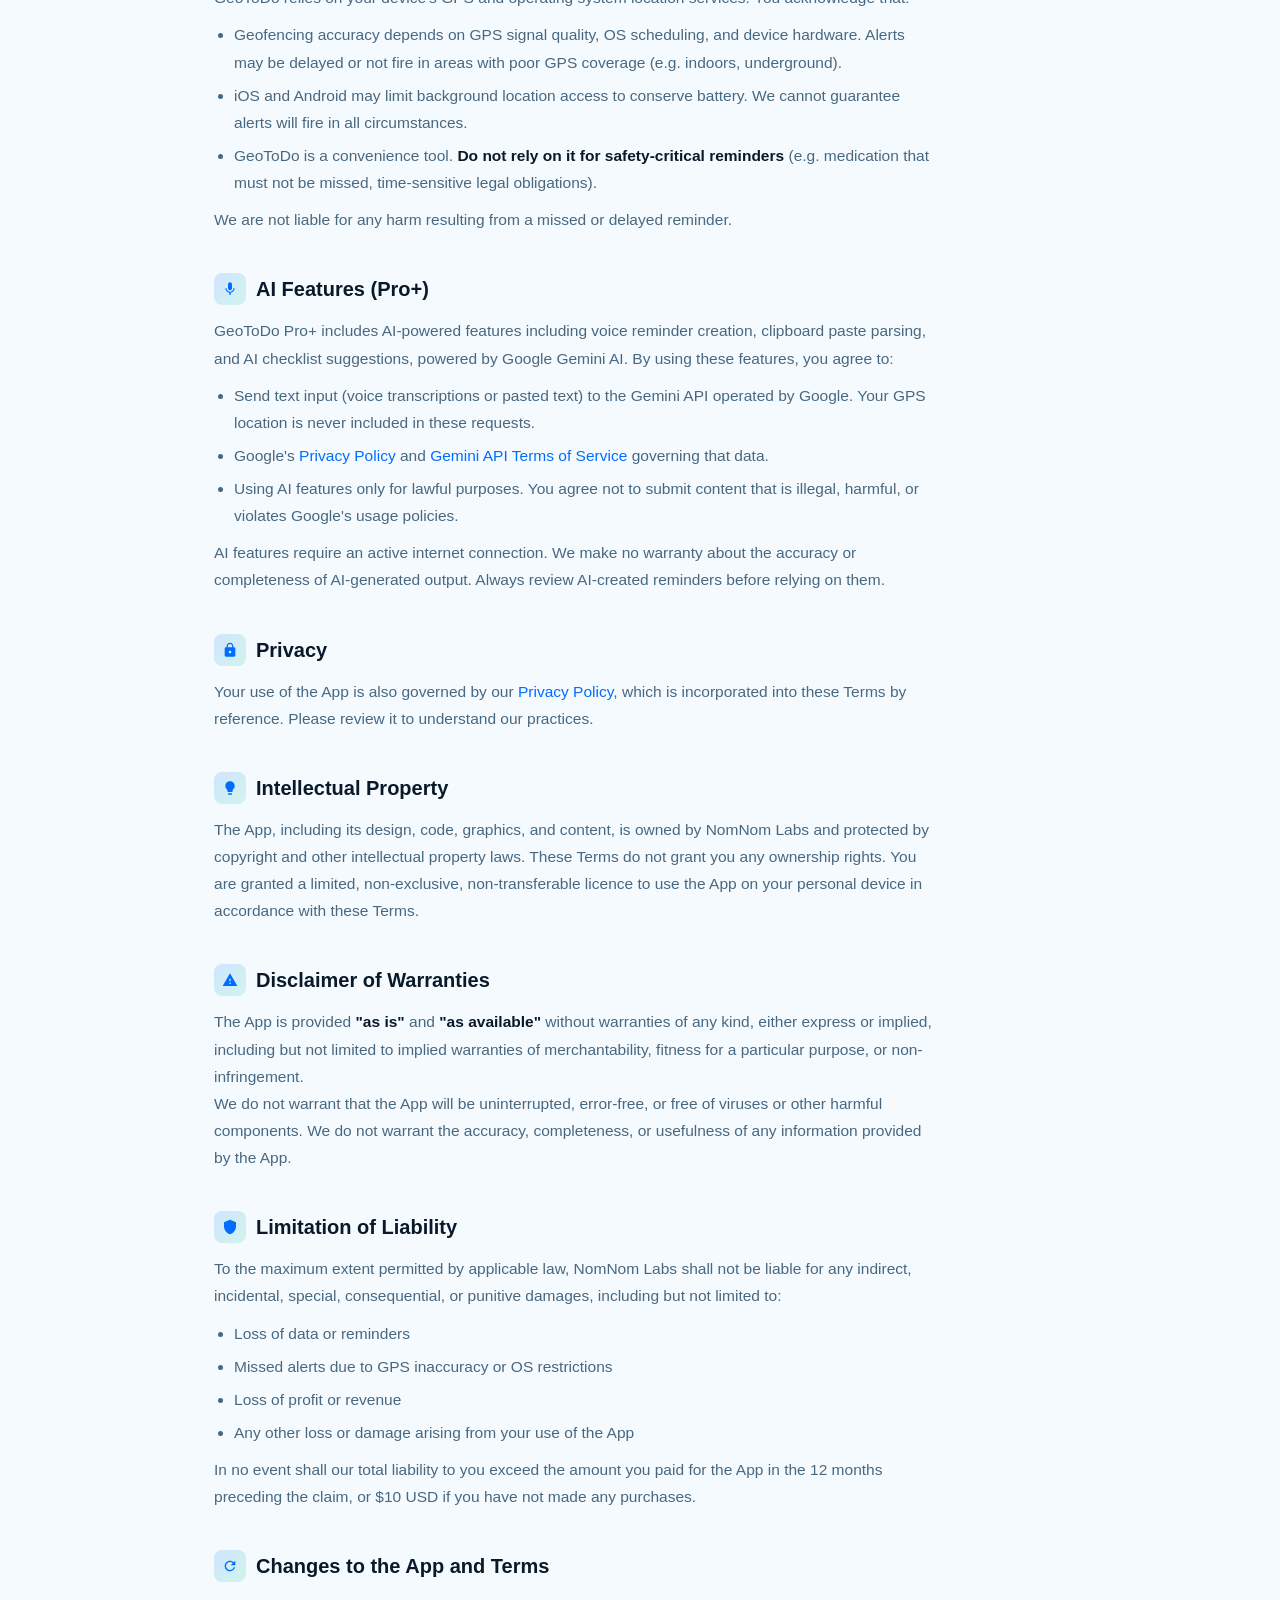
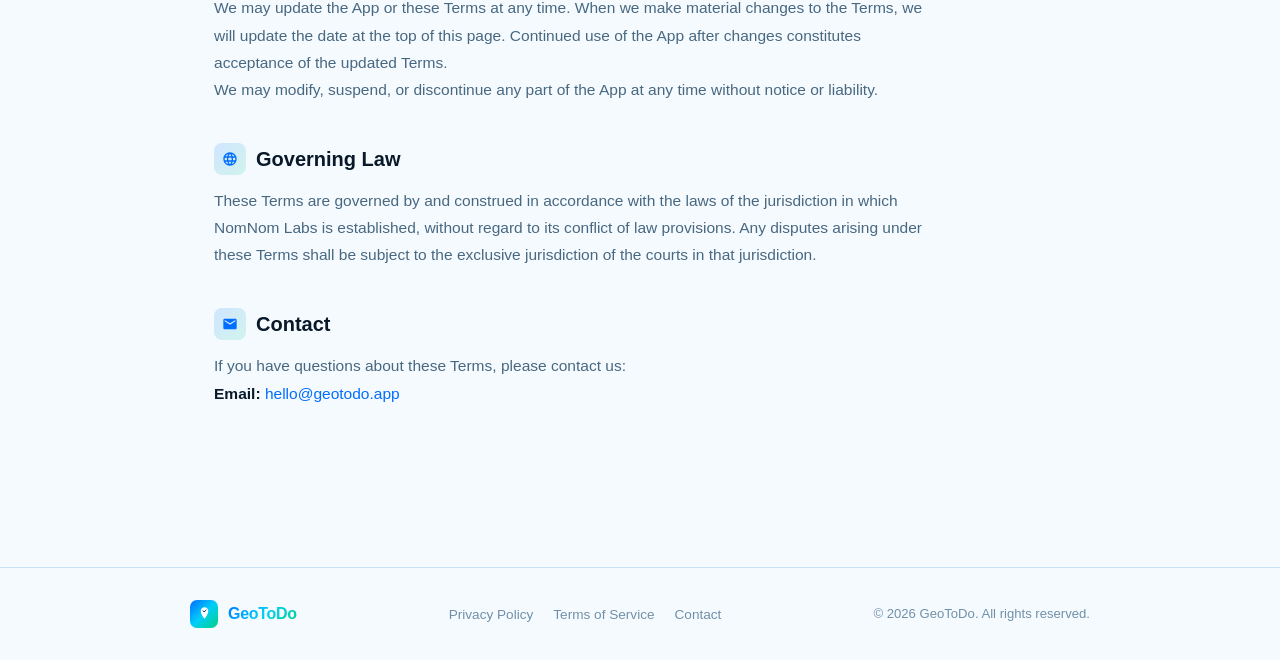
<file: terms.html>
<!DOCTYPE html>
<html lang="en">
<head>
  <meta charset="UTF-8" />
  <meta name="viewport" content="width=device-width, initial-scale=1.0" />
  <title>Terms of Service — GeoToDo</title>
  <meta name="description" content="GeoToDo Terms of Service — subscription terms, limitations, and your rights as a user." />
  <link rel="stylesheet" href="style.css" />
  <link rel="icon" type="image/png" href="icon.png" />
</head>
<body>

<!-- ── Nav ──────────────────────────────────────────────────────────────── -->
<nav>
  <div class="nav-inner">
    <a href="index.html" class="logo">
      <div class="logo-icon">
        <svg width="22" height="22" viewBox="0 0 24 24" fill="none">
          <path d="M12 2C8.69 2 6 4.69 6 8c0 5.5 6 12.5 6 12.5S18 13.5 18 8c0-3.31-2.69-6-6-6z" fill="white"/>
          <path d="M9.5 7.8l1.8 1.8 3.2-3.2" stroke="#003E8A" stroke-width="1.6" stroke-linecap="round" stroke-linejoin="round"/>
        </svg>
      </div>
      <span class="logo-name">GeoToDo</span>
    </a>
    <ul class="nav-links">
      <li><a href="index.html">Home</a></li>
      <li><a href="privacy.html">Privacy</a></li>
      <li><a href="terms.html" class="active">Terms</a></li>
    </ul>
  </div>
</nav>

<!-- ── Content ───────────────────────────────────────────────────────────── -->
<div class="page">

  <div class="prose-hero">
    <div class="section-label">
      <svg width="13" height="13" viewBox="0 0 24 24" fill="#006DFF"><path d="M14 2H6c-1.1 0-2 .9-2 2v16c0 1.1.9 2 2 2h12c1.1 0 2-.9 2-2V8l-6-6zm2 16H8v-2h8v2zm0-4H8v-2h8v2zm-3-5V3.5L18.5 9H13z"/></svg>
      Legal
    </div>
    <h1>Terms of <span class="grad-text">Service</span></h1>
    <p>By downloading or using GeoToDo, you agree to these terms. Please read them — they are written to be straightforward.</p>
    <div class="updated">
      <svg width="13" height="13" viewBox="0 0 24 24" fill="currentColor"><path d="M19 3h-1V1h-2v2H8V1H6v2H5c-1.11 0-2 .9-2 2v14c0 1.1.89 2 2 2h14c1.1 0 2-.9 2-2V5c0-1.1-.9-2-2-2zm0 16H5V8h14v11zM7 10h5v5H7z"/></svg>
      Last updated: April 2026
    </div>
  </div>

  <div class="prose">

    <div class="info-box">
      <span class="info-icon">
        <svg width="20" height="20" viewBox="0 0 24 24" fill="#006DFF"><path d="M12 2C6.48 2 2 6.48 2 12s4.48 10 10 10 10-4.48 10-10S17.52 2 12 2zm1 15h-2v-6h2v6zm0-8h-2V7h2v2z"/></svg>
      </span>
      <span><strong>Short version:</strong> Use GeoToDo for its intended purpose. Subscriptions are managed by Apple / Google and their refund policies apply. Geofencing relies on GPS and OS-level location services — accuracy is not guaranteed. AI voice and clipboard features require a Pro+ subscription and send text (not location) to Gemini AI. We are not liable for missed reminders.</span>
    </div>

    <h2>
      <span class="h-icon">
        <svg width="16" height="16" viewBox="0 0 24 24" fill="#006DFF"><path d="M14 2H6c-1.1 0-2 .9-2 2v16c0 1.1.9 2 2 2h12c1.1 0 2-.9 2-2V8l-6-6zm2 16H8v-2h8v2zm0-4H8v-2h8v2zm-3-5V3.5L18.5 9H13z"/></svg>
      </span>
      Acceptance of Terms
    </h2>
    <p>These Terms of Service ("Terms") govern your use of the GeoToDo mobile application ("App") operated by NomNom Labs ("we", "us", "our"). By downloading, installing, or using the App, you agree to be bound by these Terms. If you do not agree, do not use the App.</p>

    <h2>
      <span class="h-icon">
        <svg width="16" height="16" viewBox="0 0 24 24" fill="#006DFF"><path d="M17 1.01L7 1c-1.1 0-2 .9-2 2v18c0 1.1.9 2 2 2h10c1.1 0 2-.9 2-2V3c0-1.1-.9-1.99-2-1.99zM17 19H7V5h10v14z"/></svg>
      </span>
      Use of the App
    </h2>
    <p>GeoToDo is a location-based reminder application. You may use it for lawful personal purposes. You agree not to:</p>
    <ul>
      <li>Use the App for any unlawful, harmful, or fraudulent purpose</li>
      <li>Attempt to reverse-engineer, decompile, or extract source code from the App</li>
      <li>Use the App to surveil or track any other person without their knowledge and consent</li>
      <li>Interfere with the App's operation or attempt to circumvent any security measures</li>
    </ul>
    <p>We reserve the right to terminate your access to the App if you violate these Terms.</p>

    <h2>
      <span class="h-icon">
        <svg width="16" height="16" viewBox="0 0 24 24" fill="#006DFF"><path d="M20 4H4c-1.11 0-2 .89-2 2v12c0 1.11.89 2 2 2h16c1.11 0 2-.89 2-2V6c0-1.11-.89-2-2-2zm0 14H4v-6h16v6zm0-10H4V6h16v2z"/></svg>
      </span>
      Subscriptions and Purchases
    </h2>
    <p>GeoToDo offers optional paid tiers (Pro, Pro+) that unlock additional features. The following applies to all purchases:</p>
    <ul>
      <li><strong>Billing:</strong> Purchases are processed by Apple (App Store) or Google (Play Store) depending on your device. Payment is charged to your App Store / Google Play account at confirmation of purchase.</li>
      <li><strong>Renewal:</strong> Subscriptions automatically renew unless auto-renewal is turned off at least 24 hours before the end of the current period.</li>
      <li><strong>Cancellation:</strong> You can cancel at any time through your App Store or Play Store subscription settings. Cancellation takes effect at the end of the current billing period — access continues until then.</li>
      <li><strong>Refunds:</strong> Refund requests are handled by Apple or Google in accordance with their respective refund policies. We have no ability to issue refunds directly.</li>
      <li><strong>Price changes:</strong> We may change subscription pricing. You will be notified of any price changes before they take effect, and you may cancel before the new price applies.</li>
      <li><strong>Restore purchases:</strong> If you have previously purchased a subscription, use the "Restore Purchases" option in Settings to re-activate it on a new device.</li>
    </ul>

    <h2>
      <span class="h-icon">
        <svg width="16" height="16" viewBox="0 0 24 24" fill="#006DFF"><path d="M12 2C8.13 2 5 5.13 5 9c0 5.25 7 13 7 13s7-7.75 7-13c0-3.87-3.13-7-7-7zm0 9.5c-1.38 0-2.5-1.12-2.5-2.5s1.12-2.5 2.5-2.5 2.5 1.12 2.5 2.5-1.12 2.5-2.5 2.5z"/></svg>
      </span>
      Location Services and Accuracy
    </h2>
    <p>GeoToDo relies on your device's GPS and operating system location services. You acknowledge that:</p>
    <ul>
      <li>Geofencing accuracy depends on GPS signal quality, OS scheduling, and device hardware. Alerts may be delayed or not fire in areas with poor GPS coverage (e.g. indoors, underground).</li>
      <li>iOS and Android may limit background location access to conserve battery. We cannot guarantee alerts will fire in all circumstances.</li>
      <li>GeoToDo is a convenience tool. <strong>Do not rely on it for safety-critical reminders</strong> (e.g. medication that must not be missed, time-sensitive legal obligations).</li>
    </ul>
    <p>We are not liable for any harm resulting from a missed or delayed reminder.</p>

    <h2>
      <span class="h-icon">
        <svg width="16" height="16" viewBox="0 0 24 24" fill="#006DFF"><path d="M12 14c1.66 0 2.99-1.34 2.99-3L15 5c0-1.66-1.34-3-3-3S9 3.34 9 5v6c0 1.66 1.34 3 3 3zm5.3-3c0 3-2.54 5.1-5.3 5.1S6.7 14 6.7 11H5c0 3.41 2.72 6.23 6 6.72V21h2v-3.28c3.28-.48 6-3.3 6-6.72h-1.7z"/></svg>
      </span>
      AI Features (Pro+)
    </h2>
    <p>GeoToDo Pro+ includes AI-powered features including voice reminder creation, clipboard paste parsing, and AI checklist suggestions, powered by Google Gemini AI. By using these features, you agree to:</p>
    <ul>
      <li>Send text input (voice transcriptions or pasted text) to the Gemini API operated by Google. Your GPS location is never included in these requests.</li>
      <li>Google's <a href="https://policies.google.com/privacy" target="_blank" rel="noopener">Privacy Policy</a> and <a href="https://ai.google.dev/gemini-api/terms" target="_blank" rel="noopener">Gemini API Terms of Service</a> governing that data.</li>
      <li>Using AI features only for lawful purposes. You agree not to submit content that is illegal, harmful, or violates Google's usage policies.</li>
    </ul>
    <p>AI features require an active internet connection. We make no warranty about the accuracy or completeness of AI-generated output. Always review AI-created reminders before relying on them.</p>

    <h2>
      <span class="h-icon">
        <svg width="16" height="16" viewBox="0 0 24 24" fill="#006DFF"><path d="M18 8h-1V6c0-2.76-2.24-5-5-5S7 3.24 7 6v2H6c-1.1 0-2 .9-2 2v10c0 1.1.9 2 2 2h12c1.1 0 2-.9 2-2V10c0-1.1-.9-2-2-2zm-6 9c-1.1 0-2-.9-2-2s.9-2 2-2 2 .9 2 2-.9 2-2 2zm3.1-9H8.9V6c0-1.71 1.39-3.1 3.1-3.1 1.71 0 3.1 1.39 3.1 3.1v2z"/></svg>
      </span>
      Privacy
    </h2>
    <p>Your use of the App is also governed by our <a href="privacy.html">Privacy Policy</a>, which is incorporated into these Terms by reference. Please review it to understand our practices.</p>

    <h2>
      <span class="h-icon">
        <svg width="16" height="16" viewBox="0 0 24 24" fill="#006DFF"><path d="M9 21c0 .55.45 1 1 1h4c.55 0 1-.45 1-1v-1H9v1zm3-19C8.14 2 5 5.14 5 9c0 2.38 1.19 4.47 3 5.74V17c0 .55.45 1 1 1h6c.55 0 1-.45 1-1v-2.26c1.81-1.27 3-3.36 3-5.74 0-3.86-3.14-7-7-7z"/></svg>
      </span>
      Intellectual Property
    </h2>
    <p>The App, including its design, code, graphics, and content, is owned by NomNom Labs and protected by copyright and other intellectual property laws. These Terms do not grant you any ownership rights. You are granted a limited, non-exclusive, non-transferable licence to use the App on your personal device in accordance with these Terms.</p>

    <h2>
      <span class="h-icon">
        <svg width="16" height="16" viewBox="0 0 24 24" fill="#006DFF"><path d="M1 21h22L12 2 1 21zm12-3h-2v-2h2v2zm0-4h-2v-4h2v4z"/></svg>
      </span>
      Disclaimer of Warranties
    </h2>
    <p>The App is provided <strong>"as is"</strong> and <strong>"as available"</strong> without warranties of any kind, either express or implied, including but not limited to implied warranties of merchantability, fitness for a particular purpose, or non-infringement.</p>
    <p>We do not warrant that the App will be uninterrupted, error-free, or free of viruses or other harmful components. We do not warrant the accuracy, completeness, or usefulness of any information provided by the App.</p>

    <h2>
      <span class="h-icon">
        <svg width="16" height="16" viewBox="0 0 24 24" fill="#006DFF"><path d="M12 1L3 5v6c0 5.55 3.84 10.74 9 12 5.16-1.26 9-6.45 9-12V5l-9-4z"/></svg>
      </span>
      Limitation of Liability
    </h2>
    <p>To the maximum extent permitted by applicable law, NomNom Labs shall not be liable for any indirect, incidental, special, consequential, or punitive damages, including but not limited to:</p>
    <ul>
      <li>Loss of data or reminders</li>
      <li>Missed alerts due to GPS inaccuracy or OS restrictions</li>
      <li>Loss of profit or revenue</li>
      <li>Any other loss or damage arising from your use of the App</li>
    </ul>
    <p>In no event shall our total liability to you exceed the amount you paid for the App in the 12 months preceding the claim, or $10 USD if you have not made any purchases.</p>

    <h2>
      <span class="h-icon">
        <svg width="16" height="16" viewBox="0 0 24 24" fill="#006DFF"><path d="M17.65 6.35C16.2 4.9 14.21 4 12 4c-4.42 0-7.99 3.58-7.99 8s3.57 8 7.99 8c3.73 0 6.84-2.55 7.73-6h-2.08c-.82 2.33-3.04 4-5.65 4-3.31 0-6-2.69-6-6s2.69-6 6-6c1.66 0 3.14.69 4.22 1.78L13 11h7V4l-2.35 2.35z"/></svg>
      </span>
      Changes to the App and Terms
    </h2>
    <p>We may update the App or these Terms at any time. When we make material changes to the Terms, we will update the date at the top of this page. Continued use of the App after changes constitutes acceptance of the updated Terms.</p>
    <p>We may modify, suspend, or discontinue any part of the App at any time without notice or liability.</p>

    <h2>
      <span class="h-icon">
        <svg width="16" height="16" viewBox="0 0 24 24" fill="#006DFF"><path d="M11.99 2C6.47 2 2 6.48 2 12s4.47 10 9.99 10C17.52 22 22 17.52 22 12S17.52 2 11.99 2zm6.93 6h-2.95c-.32-1.25-.78-2.45-1.38-3.56 1.84.63 3.37 1.91 4.33 3.56zM12 4.04c.83 1.2 1.48 2.53 1.91 3.96h-3.82c.43-1.43 1.08-2.76 1.91-3.96zM4.26 14C4.1 13.36 4 12.69 4 12s.1-1.36.26-2h3.38c-.08.66-.14 1.32-.14 2s.06 1.34.14 2H4.26zm.82 2h2.95c.32 1.25.78 2.45 1.38 3.56-1.84-.63-3.37-1.9-4.33-3.56zm2.95-8H5.08c.96-1.66 2.49-2.93 4.33-3.56C8.81 5.55 8.35 6.75 8.03 8zM12 19.96c-.83-1.2-1.48-2.53-1.91-3.96h3.82c-.43 1.43-1.08 2.76-1.91 3.96zM14.34 14H9.66c-.09-.66-.16-1.32-.16-2s.07-1.35.16-2h4.68c.09.65.16 1.32.16 2s-.07 1.34-.16 2zm.25 5.56c.6-1.11 1.06-2.31 1.38-3.56h2.95c-.96 1.65-2.49 2.93-4.33 3.56zM16.36 14c.08-.66.14-1.32.14-2s-.06-1.34-.14-2h3.38c.16.64.26 1.31.26 2s-.1 1.36-.26 2h-3.38z"/></svg>
      </span>
      Governing Law
    </h2>
    <p>These Terms are governed by and construed in accordance with the laws of the jurisdiction in which NomNom Labs is established, without regard to its conflict of law provisions. Any disputes arising under these Terms shall be subject to the exclusive jurisdiction of the courts in that jurisdiction.</p>

    <h2>
      <span class="h-icon">
        <svg width="16" height="16" viewBox="0 0 24 24" fill="#006DFF"><path d="M20 4H4c-1.1 0-2 .9-2 2v12c0 1.1.9 2 2 2h16c1.1 0 2-.9 2-2V6c0-1.1-.9-2-2-2zm0 4l-8 5-8-5V6l8 5 8-5v2z"/></svg>
      </span>
      Contact
    </h2>
    <p>If you have questions about these Terms, please contact us:</p>
    <p><strong>Email:</strong> <a href="mailto:hello@geotodo.app">hello@geotodo.app</a></p>

  </div>
</div>

<!-- ── Footer ────────────────────────────────────────────────────────────── -->
<footer>
  <div class="footer-inner">
    <a href="index.html" class="logo">
      <div class="logo-icon" style="width:28px;height:28px;border-radius:7px;">
        <svg width="15" height="15" viewBox="0 0 24 24" fill="none">
          <path d="M12 2C8.69 2 6 4.69 6 8c0 5.5 6 12.5 6 12.5S18 13.5 18 8c0-3.31-2.69-6-6-6z" fill="white"/>
          <path d="M9.5 7.8l1.8 1.8 3.2-3.2" stroke="#003E8A" stroke-width="1.6" stroke-linecap="round" stroke-linejoin="round"/>
        </svg>
      </div>
      <span class="logo-name" style="font-size:1rem;">GeoToDo</span>
    </a>
    <ul class="footer-links">
      <li><a href="privacy.html">Privacy Policy</a></li>
      <li><a href="terms.html">Terms of Service</a></li>
      <li><a href="mailto:hello@geotodo.app">Contact</a></li>
    </ul>
    <p class="footer-copy">&copy; 2026 GeoToDo. All rights reserved.</p>
  </div>
</footer>

</body>
</html>
</file>
<file: style.css>
/* ── GeoToDo website — shared styles ───────────────────────────────────── */

:root {
  --primary: #006DFF;
  --teal:    #00D084;
  --cyan:    #00CFF8;
  --grad:    linear-gradient(135deg, #006DFF 0%, #00CFF8 50%, #00D084 100%);
  --grad-h:  linear-gradient(135deg, #0057CC 0%, #009FC8 50%, #00A86C 100%);

  --bg:        #f5faff;
  --surface:   #ffffff;
  --surface2:  #eaf3ff;
  --border:    #cce0f5;
  --text:      #091929;
  --text-2:    #486880;
  --text-3:    #7090a8;
  --radius:    16px;
  --radius-sm: 10px;
  --shadow:    0 2px 16px rgba(0,109,255,.07);
  --shadow-lg: 0 8px 40px rgba(0,109,255,.15);
}

@media (prefers-color-scheme: dark) {
  :root {
    --bg:       #030E1A;
    --surface:  #061927;
    --surface2: #0D2840;
    --border:   #193A55;
    --text:     #E8F4FF;
    --text-2:   #7AB2D4;
    --text-3:   #3D6E8C;
    --shadow:    0 2px 16px rgba(0,0,0,.5);
    --shadow-lg: 0 8px 40px rgba(0,109,255,.2);
  }
}

*, *::before, *::after { box-sizing: border-box; margin: 0; padding: 0; }

html { scroll-behavior: smooth; }

body {
  font-family: -apple-system, BlinkMacSystemFont, 'Segoe UI', Roboto, Helvetica, Arial, sans-serif;
  background: var(--bg);
  color: var(--text);
  line-height: 1.6;
  -webkit-font-smoothing: antialiased;
}

/* ── Logo ─────────────────────────────────────────────────────────────────── */
.logo {
  display: inline-flex;
  align-items: center;
  gap: 10px;
  text-decoration: none;
}

.logo-icon {
  width: 40px;
  height: 40px;
  border-radius: 10px;
  background: var(--grad);
  display: flex;
  align-items: center;
  justify-content: center;
  flex-shrink: 0;
}

.logo-icon svg { display: block; }

.logo-name {
  font-size: 1.2rem;
  font-weight: 800;
  background: var(--grad);
  -webkit-background-clip: text;
  -webkit-text-fill-color: transparent;
  background-clip: text;
  letter-spacing: -0.3px;
}

/* ── Nav ──────────────────────────────────────────────────────────────────── */
nav {
  position: sticky;
  top: 0;
  z-index: 100;
  background: color-mix(in srgb, var(--surface) 80%, transparent);
  backdrop-filter: blur(16px);
  -webkit-backdrop-filter: blur(16px);
  border-bottom: 1px solid var(--border);
}

.nav-inner {
  max-width: 900px;
  margin: 0 auto;
  padding: 0 24px;
  height: 60px;
  display: flex;
  align-items: center;
  justify-content: space-between;
}

.nav-links {
  display: flex;
  gap: 4px;
  list-style: none;
}

.nav-links a {
  text-decoration: none;
  color: var(--text-2);
  font-size: .875rem;
  font-weight: 500;
  padding: 6px 12px;
  border-radius: 8px;
  transition: background .15s, color .15s;
}

.nav-links a:hover,
.nav-links a.active {
  background: var(--surface2);
  color: var(--text);
}

/* ── Page wrapper ─────────────────────────────────────────────────────────── */
.page { max-width: 900px; margin: 0 auto; padding: 0 24px 80px; }

/* ── Hero ─────────────────────────────────────────────────────────────────── */
.hero {
  text-align: center;
  padding: 72px 24px 56px;
}

.hero-badge {
  display: inline-flex;
  align-items: center;
  gap: 6px;
  background: var(--surface2);
  border: 1px solid var(--border);
  border-radius: 100px;
  padding: 4px 14px;
  font-size: .8rem;
  font-weight: 600;
  color: var(--text-2);
  margin-bottom: 24px;
}

.hero-badge span { font-size: .9rem; }

.hero h1 {
  font-size: clamp(2.2rem, 6vw, 3.6rem);
  font-weight: 900;
  line-height: 1.1;
  letter-spacing: -1.5px;
  margin-bottom: 20px;
}

.grad-text {
  background: var(--grad);
  -webkit-background-clip: text;
  -webkit-text-fill-color: transparent;
  background-clip: text;
}

.hero p {
  font-size: 1.1rem;
  color: var(--text-2);
  max-width: 520px;
  margin: 0 auto 36px;
}

/* ── App icon large ───────────────────────────────────────────────────────── */
.app-icon-wrap {
  margin: 0 auto 40px;
  width: 120px;
  height: 120px;
  border-radius: 28px;
  background: var(--grad);
  display: flex;
  align-items: center;
  justify-content: center;
  box-shadow: 0 12px 48px rgba(0, 109, 255, .35);
}

.app-icon-wrap svg { width: 64px; height: 64px; }

/* ── Buttons ──────────────────────────────────────────────────────────────── */
.btn-group {
  display: flex;
  flex-wrap: wrap;
  gap: 12px;
  justify-content: center;
}

.btn {
  display: inline-flex;
  align-items: center;
  gap: 8px;
  text-decoration: none;
  font-weight: 700;
  font-size: .95rem;
  border-radius: 12px;
  padding: 13px 24px;
  transition: transform .15s, box-shadow .15s, opacity .15s;
  cursor: pointer;
  border: none;
}

.btn:hover { transform: translateY(-1px); }
.btn:active { transform: translateY(0); }

.btn-primary {
  background: var(--grad);
  color: #fff;
  box-shadow: 0 4px 20px rgba(0,109,255,.35);
}
.btn-primary:hover { box-shadow: 0 6px 28px rgba(0,109,255,.5); }

.btn-outline {
  background: var(--surface);
  color: var(--text);
  border: 1.5px solid var(--border);
  box-shadow: var(--shadow);
}
.btn-outline:hover { border-color: var(--primary); color: var(--primary); }

/* ── Section headings ─────────────────────────────────────────────────────── */
.section { margin-top: 72px; }

.section-label {
  display: inline-flex;
  align-items: center;
  gap: 6px;
  font-size: .75rem;
  font-weight: 700;
  letter-spacing: 1px;
  text-transform: uppercase;
  background: var(--grad);
  -webkit-background-clip: text;
  -webkit-text-fill-color: transparent;
  background-clip: text;
  margin-bottom: 10px;
}

.section h2 {
  font-size: clamp(1.5rem, 4vw, 2.2rem);
  font-weight: 800;
  letter-spacing: -0.5px;
  margin-bottom: 12px;
}

.section > p {
  color: var(--text-2);
  max-width: 560px;
  margin-bottom: 36px;
}

/* ── Feature grid ─────────────────────────────────────────────────────────── */
.feature-grid {
  display: grid;
  grid-template-columns: repeat(auto-fit, minmax(240px, 1fr));
  gap: 16px;
}

.feature-card {
  background: var(--surface);
  border: 1px solid var(--border);
  border-radius: var(--radius);
  padding: 24px;
  box-shadow: var(--shadow);
}

.feature-icon {
  width: 44px;
  height: 44px;
  border-radius: var(--radius-sm);
  background: linear-gradient(135deg, rgba(0,109,255,.12), rgba(0,208,132,.12));
  display: flex;
  align-items: center;
  justify-content: center;
  margin-bottom: 14px;
  font-size: 1.3rem;
}

.feature-card h3 {
  font-size: 1rem;
  font-weight: 700;
  margin-bottom: 6px;
}

.feature-card p {
  font-size: .875rem;
  color: var(--text-2);
  line-height: 1.55;
}

/* ── Privacy / Terms prose ────────────────────────────────────────────────── */
.prose-hero {
  padding: 56px 0 40px;
  border-bottom: 1px solid var(--border);
  margin-bottom: 48px;
}

.prose-hero h1 {
  font-size: clamp(1.8rem, 5vw, 3rem);
  font-weight: 900;
  letter-spacing: -1px;
  margin-bottom: 10px;
}

.prose-hero p {
  color: var(--text-2);
  font-size: .95rem;
}

.prose-hero .updated {
  display: inline-flex;
  align-items: center;
  gap: 6px;
  margin-top: 16px;
  font-size: .8rem;
  color: var(--text-3);
  background: var(--surface2);
  border-radius: 100px;
  padding: 4px 12px;
}

.prose { max-width: 720px; }

.prose h2 {
  font-size: 1.25rem;
  font-weight: 800;
  margin: 40px 0 12px;
  color: var(--text);
  display: flex;
  align-items: center;
  gap: 10px;
}

.prose h2 .h-icon {
  width: 32px;
  height: 32px;
  border-radius: 8px;
  background: linear-gradient(135deg, rgba(0,109,255,.15), rgba(0,208,132,.15));
  display: flex;
  align-items: center;
  justify-content: center;
  font-size: .9rem;
  flex-shrink: 0;
}

.prose p, .prose li {
  font-size: .97rem;
  color: var(--text-2);
  line-height: 1.75;
}

.prose ul, .prose ol {
  padding-left: 20px;
  margin: 10px 0;
}

.prose li { margin-bottom: 6px; }

.prose a { color: var(--primary); text-decoration: none; }
.prose a:hover { text-decoration: underline; }

.prose strong { color: var(--text); font-weight: 600; }

.info-box {
  background: linear-gradient(135deg, rgba(0,109,255,.07), rgba(0,208,132,.07));
  border: 1px solid rgba(0,109,255,.2);
  border-radius: var(--radius-sm);
  padding: 16px 20px;
  margin: 20px 0;
  font-size: .9rem;
  color: var(--text-2);
  display: flex;
  gap: 12px;
  align-items: flex-start;
}

.info-box .info-icon { font-size: 1.1rem; flex-shrink: 0; margin-top: 1px; }

/* ── Footer ───────────────────────────────────────────────────────────────── */
footer {
  border-top: 1px solid var(--border);
  margin-top: 80px;
  padding: 32px 24px;
}

.footer-inner {
  max-width: 900px;
  margin: 0 auto;
  display: flex;
  flex-wrap: wrap;
  align-items: center;
  justify-content: space-between;
  gap: 16px;
}

.footer-links {
  display: flex;
  gap: 20px;
  list-style: none;
  flex-wrap: wrap;
}

.footer-links a {
  text-decoration: none;
  color: var(--text-3);
  font-size: .85rem;
  transition: color .15s;
}

.footer-links a:hover { color: var(--text); }

.footer-copy {
  font-size: .82rem;
  color: var(--text-3);
}

/* ── Trigger grid ─────────────────────────────────────────────────────────── */
.trigger-grid {
  display: grid;
  grid-template-columns: repeat(auto-fit, minmax(220px, 1fr));
  gap: 16px;
}

.trigger-card {
  background: var(--surface);
  border: 1px solid var(--border);
  border-radius: var(--radius);
  padding: 24px;
  box-shadow: var(--shadow);
  display: flex;
  flex-direction: column;
  gap: 14px;
}

.trigger-icon {
  width: 52px;
  height: 52px;
  border-radius: 14px;
  display: flex;
  align-items: center;
  justify-content: center;
  flex-shrink: 0;
}

.trigger-loc  { background: rgba(0, 109, 255, .10); }
.trigger-time { background: rgba(0, 208, 132, .10); }
.trigger-both { background: rgba(0, 207, 248, .10); }

.trigger-body h3 {
  font-size: 1rem;
  font-weight: 700;
  margin-bottom: 6px;
}

.trigger-body p {
  font-size: .875rem;
  color: var(--text-2);
  line-height: 1.55;
  margin-bottom: 10px;
}

.trigger-example {
  font-size: .8rem;
  color: var(--text-3);
  background: var(--surface2);
  border-radius: 8px;
  padding: 8px 12px;
  font-style: normal;
  border-left: 3px solid var(--border);
}

.trigger-example em {
  font-style: normal;
  color: var(--primary);
  font-weight: 600;
}

/* ── AI grid ──────────────────────────────────────────────────────────────── */
.ai-grid {
  display: grid;
  grid-template-columns: 1fr 340px;
  gap: 16px;
  align-items: stretch;
}

@media (max-width: 760px) {
  .ai-grid { grid-template-columns: 1fr; }
}

.ai-card {
  background: var(--surface);
  border: 1px solid var(--border);
  border-radius: var(--radius);
  padding: 24px;
  box-shadow: var(--shadow);
  position: relative;
}

.ai-card-primary {
  background: linear-gradient(145deg, #061927 0%, #0D2840 100%);
  border-color: rgba(0, 109, 255, .3);
  color: #E8F4FF;
}

.ai-card-primary p {
  color: rgba(232, 244, 255, .75);
  font-size: .875rem;
  line-height: 1.6;
  margin-bottom: 16px;
}

.ai-card-top {
  display: flex;
  align-items: center;
  gap: 12px;
  margin-bottom: 12px;
}

.ai-card-top h3 {
  font-size: 1.05rem;
  font-weight: 700;
  color: #E8F4FF;
}

.ai-icon {
  width: 44px;
  height: 44px;
  border-radius: var(--radius-sm);
  background: rgba(0, 207, 248, .2);
  display: flex;
  align-items: center;
  justify-content: center;
  flex-shrink: 0;
}

.ai-badge {
  display: inline-block;
  font-size: .68rem;
  font-weight: 800;
  letter-spacing: .5px;
  text-transform: uppercase;
  background: var(--grad);
  color: white;
  border-radius: 6px;
  padding: 3px 8px;
  margin-bottom: 10px;
}

.ai-card-top .ai-badge {
  margin-bottom: 0;
  margin-left: auto;
  order: 3;
}

.ai-side-cards {
  display: flex;
  flex-direction: column;
  gap: 16px;
}

.ai-side-cards .ai-card h3 {
  font-size: .95rem;
  font-weight: 700;
  margin-bottom: 6px;
}

.ai-side-cards .ai-card p {
  font-size: .83rem;
  color: var(--text-2);
  line-height: 1.55;
}

/* ── Voice demo ───────────────────────────────────────────────────────────── */
.voice-demo {
  display: flex;
  flex-direction: column;
  gap: 10px;
  margin-top: 4px;
}

.voice-bubble {
  border-radius: 14px;
  padding: 11px 16px;
  font-size: .83rem;
  line-height: 1.5;
  max-width: 90%;
}

.voice-bubble.user {
  background: rgba(0, 109, 255, .2);
  color: rgba(232, 244, 255, .9);
  align-self: flex-end;
  border-bottom-right-radius: 4px;
}

.voice-bubble.bot {
  background: rgba(255, 255, 255, .08);
  color: rgba(232, 244, 255, .85);
  align-self: flex-start;
  border-bottom-left-radius: 4px;
  display: flex;
  flex-direction: column;
  gap: 4px;
}

.bot-label {
  font-size: .7rem;
  font-weight: 700;
  text-transform: uppercase;
  letter-spacing: .5px;
  background: var(--grad);
  -webkit-background-clip: text;
  -webkit-text-fill-color: transparent;
  background-clip: text;
}

/* ── Pricing grid ─────────────────────────────────────────────────────────── */
.pricing-grid {
  display: grid;
  grid-template-columns: repeat(3, 1fr);
  gap: 16px;
  align-items: stretch;
}

@media (max-width: 700px) {
  .pricing-grid { grid-template-columns: 1fr; }
}

.tier-card {
  background: var(--surface);
  border: 1px solid var(--border);
  border-radius: var(--radius);
  padding: 24px;
  box-shadow: var(--shadow);
  position: relative;
  display: flex;
  flex-direction: column;
}

.tier-card.tier-featured {
  border-color: var(--teal);
  box-shadow: 0 0 0 1px var(--teal), var(--shadow-lg);
}

.tier-card.tier-plus {
  background: linear-gradient(145deg, rgba(0,109,255,.06), rgba(0,208,132,.06));
  border-color: rgba(0, 208, 132, .4);
}

.tier-badge {
  display: inline-block;
  align-self: flex-start;
  font-size: .68rem;
  font-weight: 800;
  letter-spacing: .5px;
  text-transform: uppercase;
  background: var(--grad);
  color: white;
  border-radius: 6px;
  padding: 3px 10px;
  margin-bottom: 10px;
}

.tier-name {
  font-size: 1.2rem;
  font-weight: 800;
  margin-bottom: 4px;
  color: var(--text);
}

.plus-text {
  background: var(--grad);
  -webkit-background-clip: text;
  -webkit-text-fill-color: transparent;
  background-clip: text;
}

.tier-price {
  font-size: 1.7rem;
  font-weight: 900;
  color: var(--text);
  margin-bottom: 2px;
  letter-spacing: -0.5px;
}

.tier-price span {
  font-size: .85rem;
  font-weight: 400;
  color: var(--text-3);
}

.tier-desc {
  font-size: .82rem;
  color: var(--text-3);
  margin-bottom: 18px;
}

.tier-features {
  list-style: none;
  padding: 0;
  margin: 0;
  display: flex;
  flex-direction: column;
  gap: 8px;
  flex-grow: 1;
}

.tier-features li {
  font-size: .84rem;
  color: var(--text-2);
  padding-left: 22px;
  position: relative;
  line-height: 1.4;
}

.tier-features li.ok::before {
  content: "✓";
  position: absolute;
  left: 0;
  color: #22c55e;
  font-weight: 700;
}

.tier-features li.no {
  color: var(--text-3);
}

.tier-features li.no::before {
  content: "✕";
  position: absolute;
  left: 0;
  color: var(--text-3);
}

.tier-features li.ai-feat {
  color: var(--text);
}

.tier-features li.coming-soon {
  color: var(--text-3);
  display: flex;
  align-items: center;
  gap: 8px;
}

.tier-features li.coming-soon::before {
  content: "◷";
  position: absolute;
  left: 0;
  color: var(--text-3);
  font-size: .8rem;
}

.soon-badge {
  display: inline-block;
  font-size: .6rem;
  font-weight: 700;
  letter-spacing: .4px;
  text-transform: uppercase;
  background: var(--surface2);
  border: 1px solid var(--border);
  color: var(--text-3);
  border-radius: 4px;
  padding: 1px 6px;
  flex-shrink: 0;
}

.tier-features li.ai-feat::before {
  content: "✦";
  position: absolute;
  left: 0;
  background: var(--grad);
  -webkit-background-clip: text;
  -webkit-text-fill-color: transparent;
  background-clip: text;
  font-size: .75rem;
  top: 1px;
}

/* ── Responsive ───────────────────────────────────────────────────────────── */
@media (max-width: 600px) {
  .nav-links a { padding: 6px 8px; font-size: .8rem; }
  .hero { padding: 48px 0 40px; }
  .app-icon-wrap { width: 96px; height: 96px; border-radius: 22px; }
  .trigger-grid { grid-template-columns: 1fr; }
}
</file>
